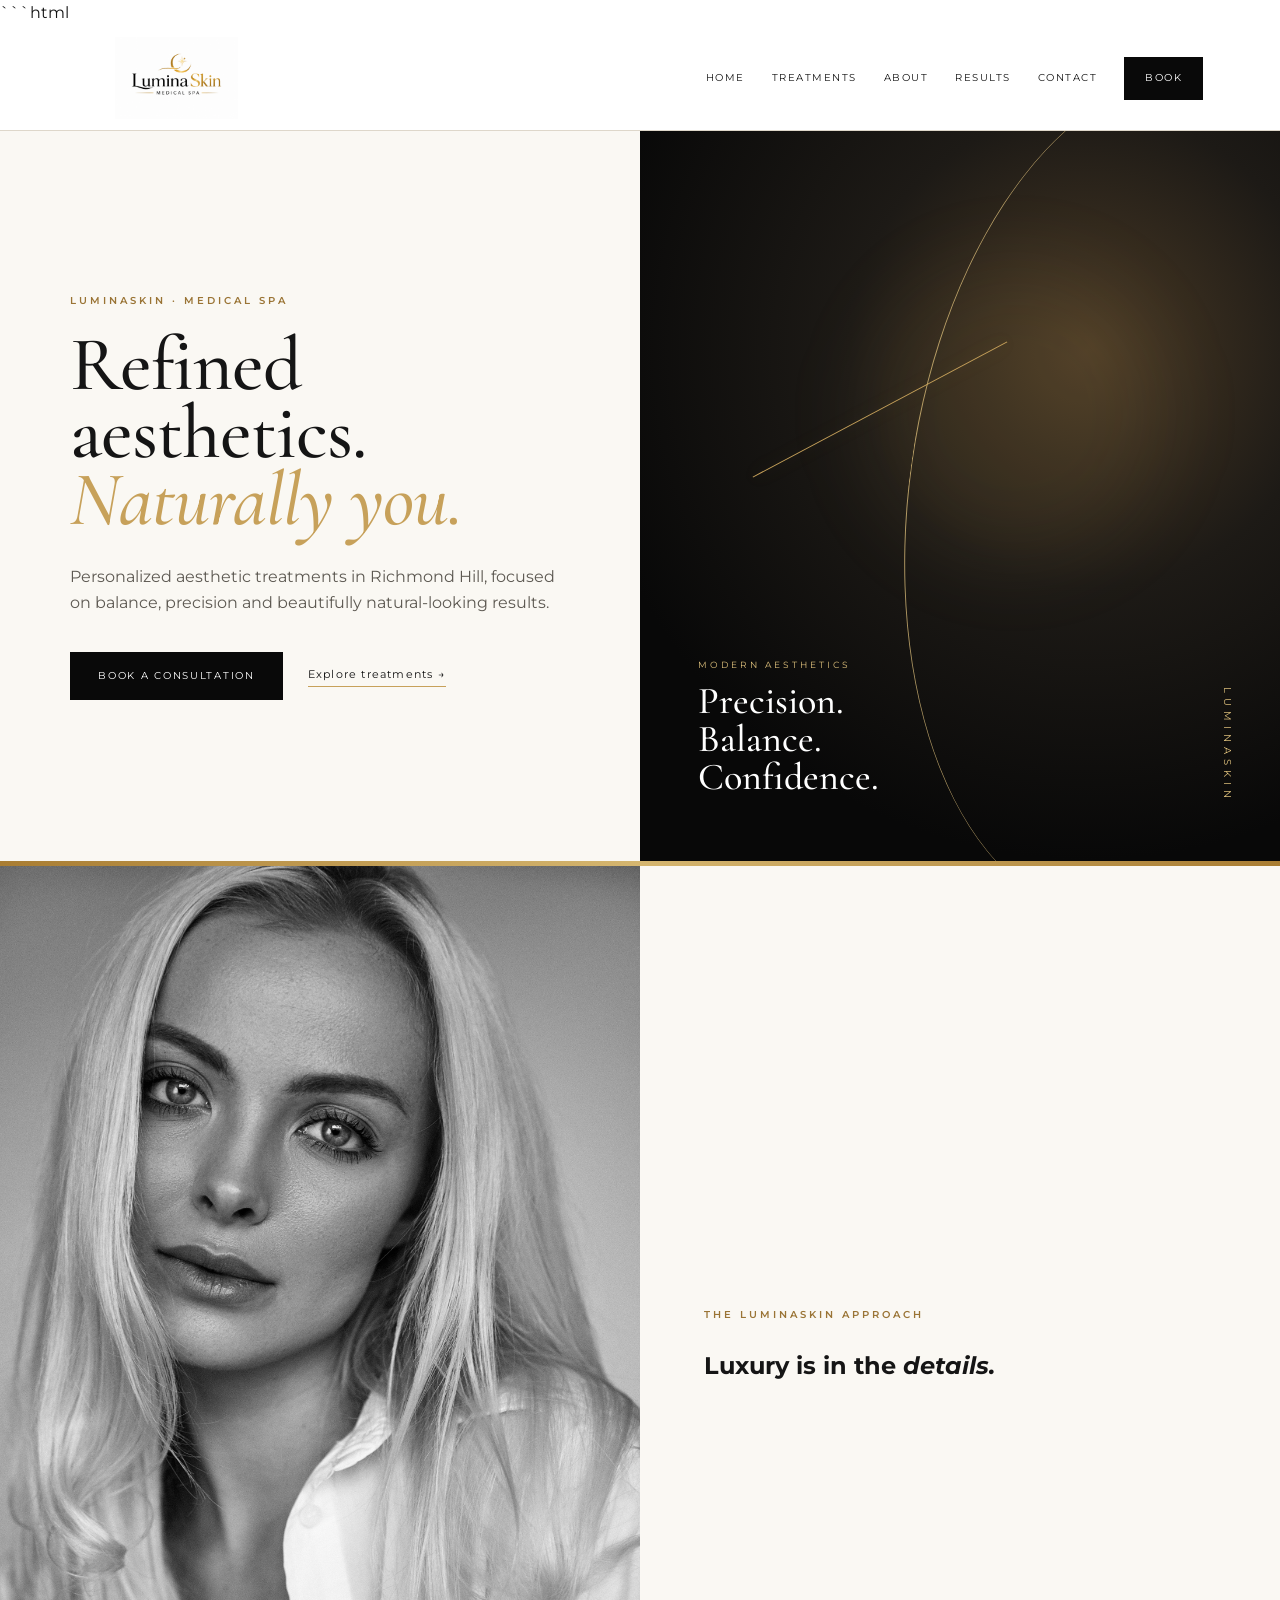
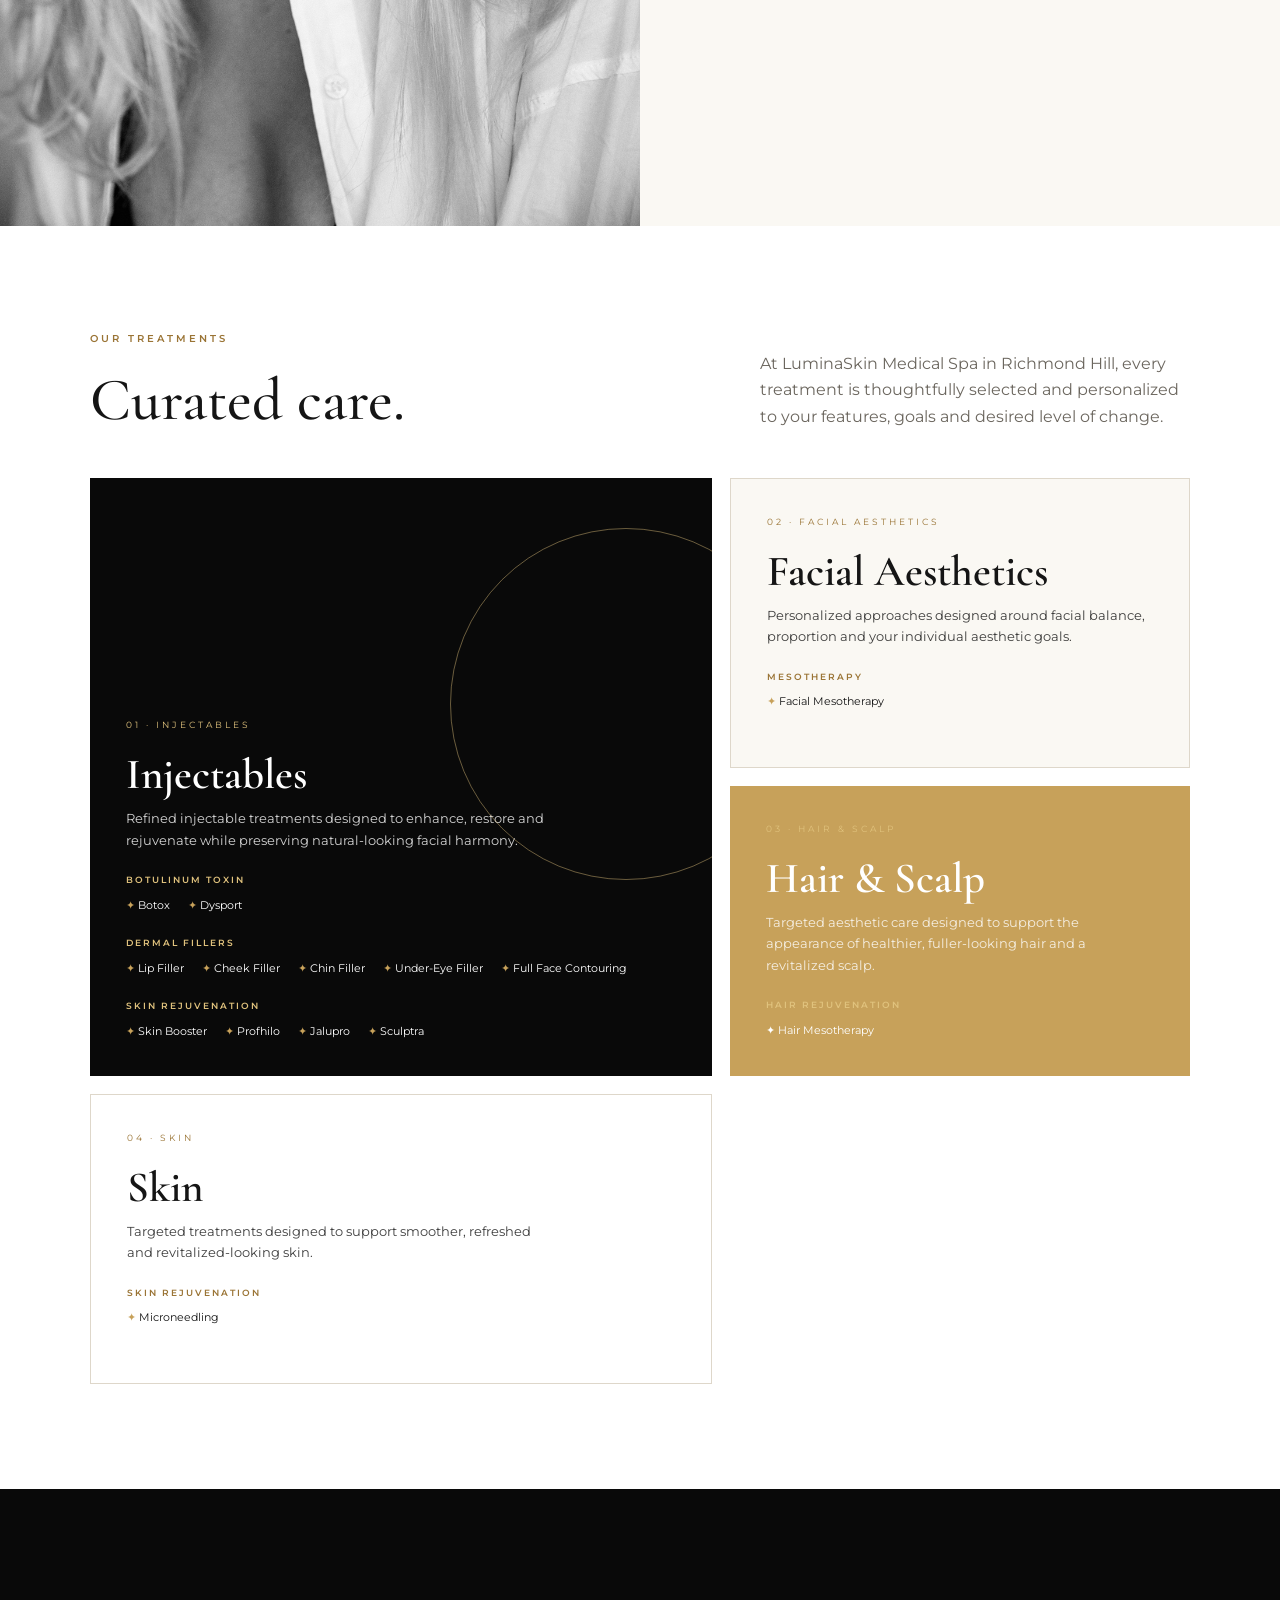
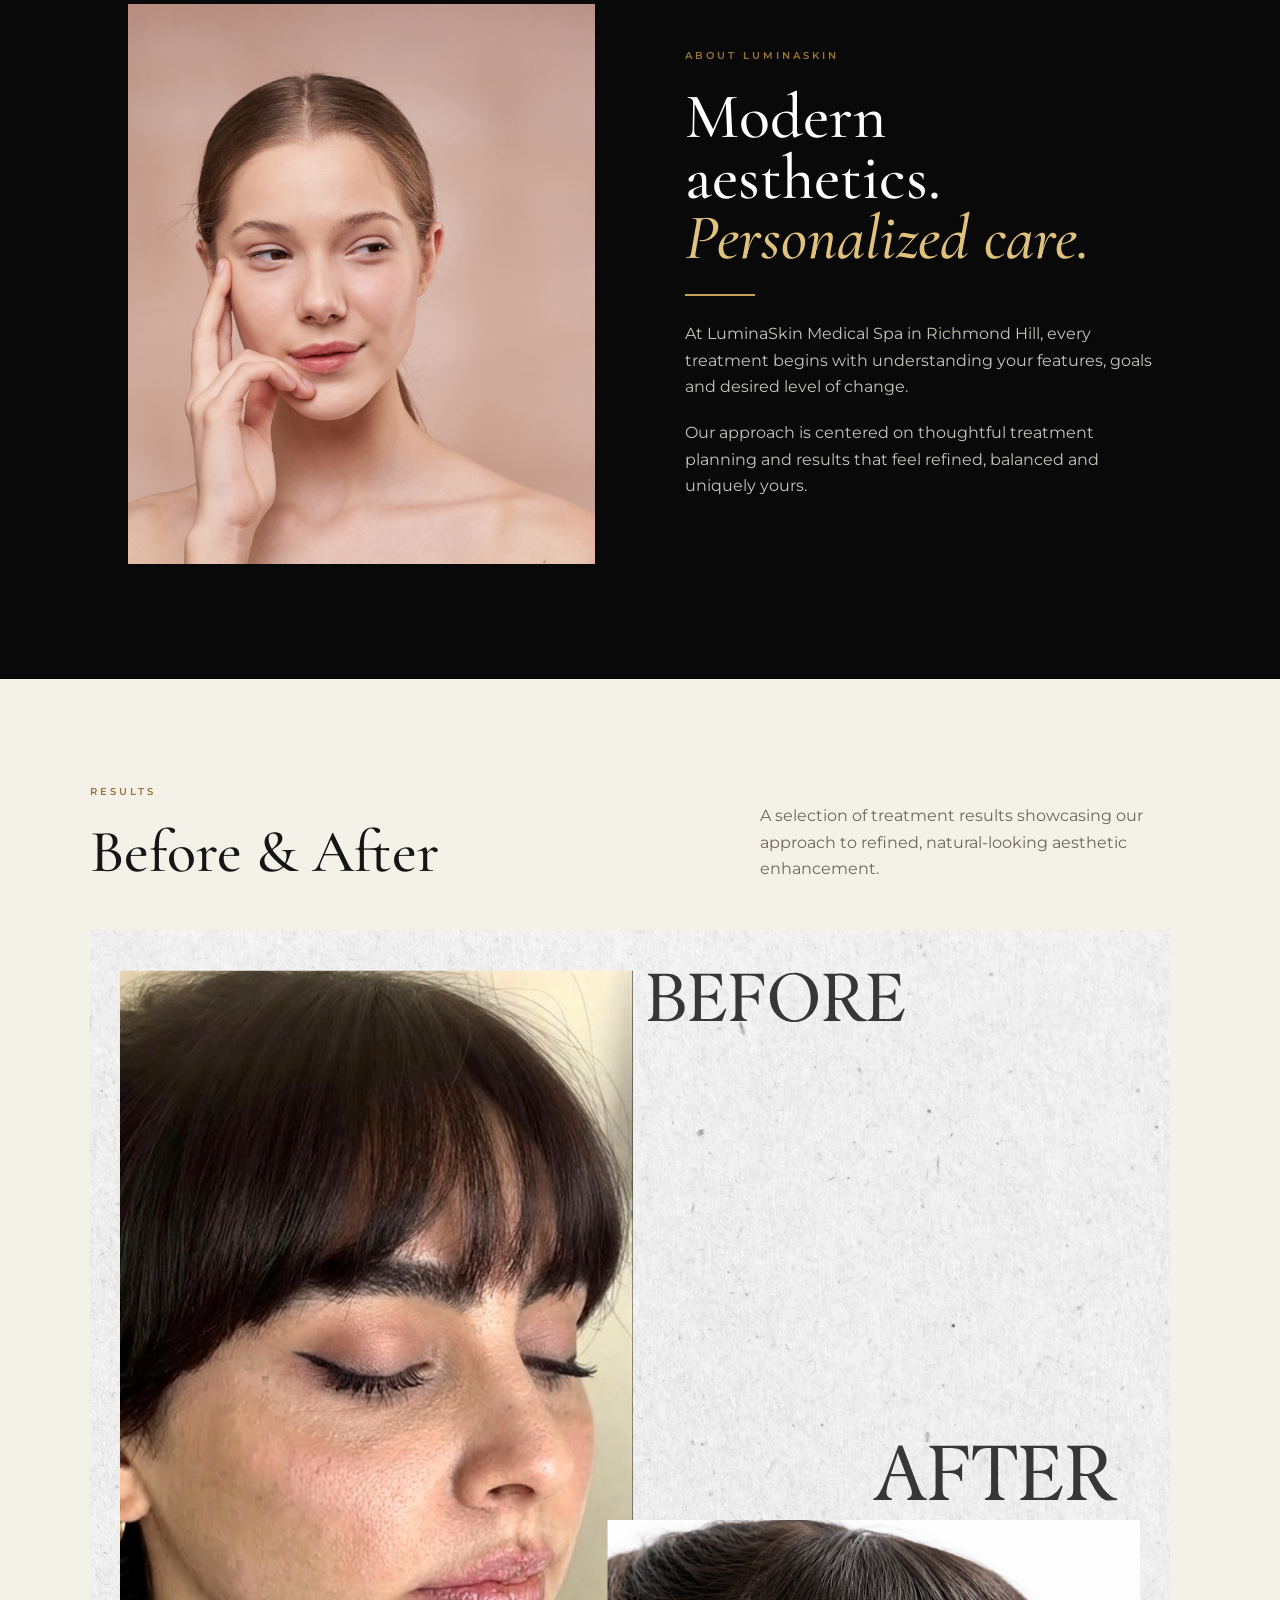
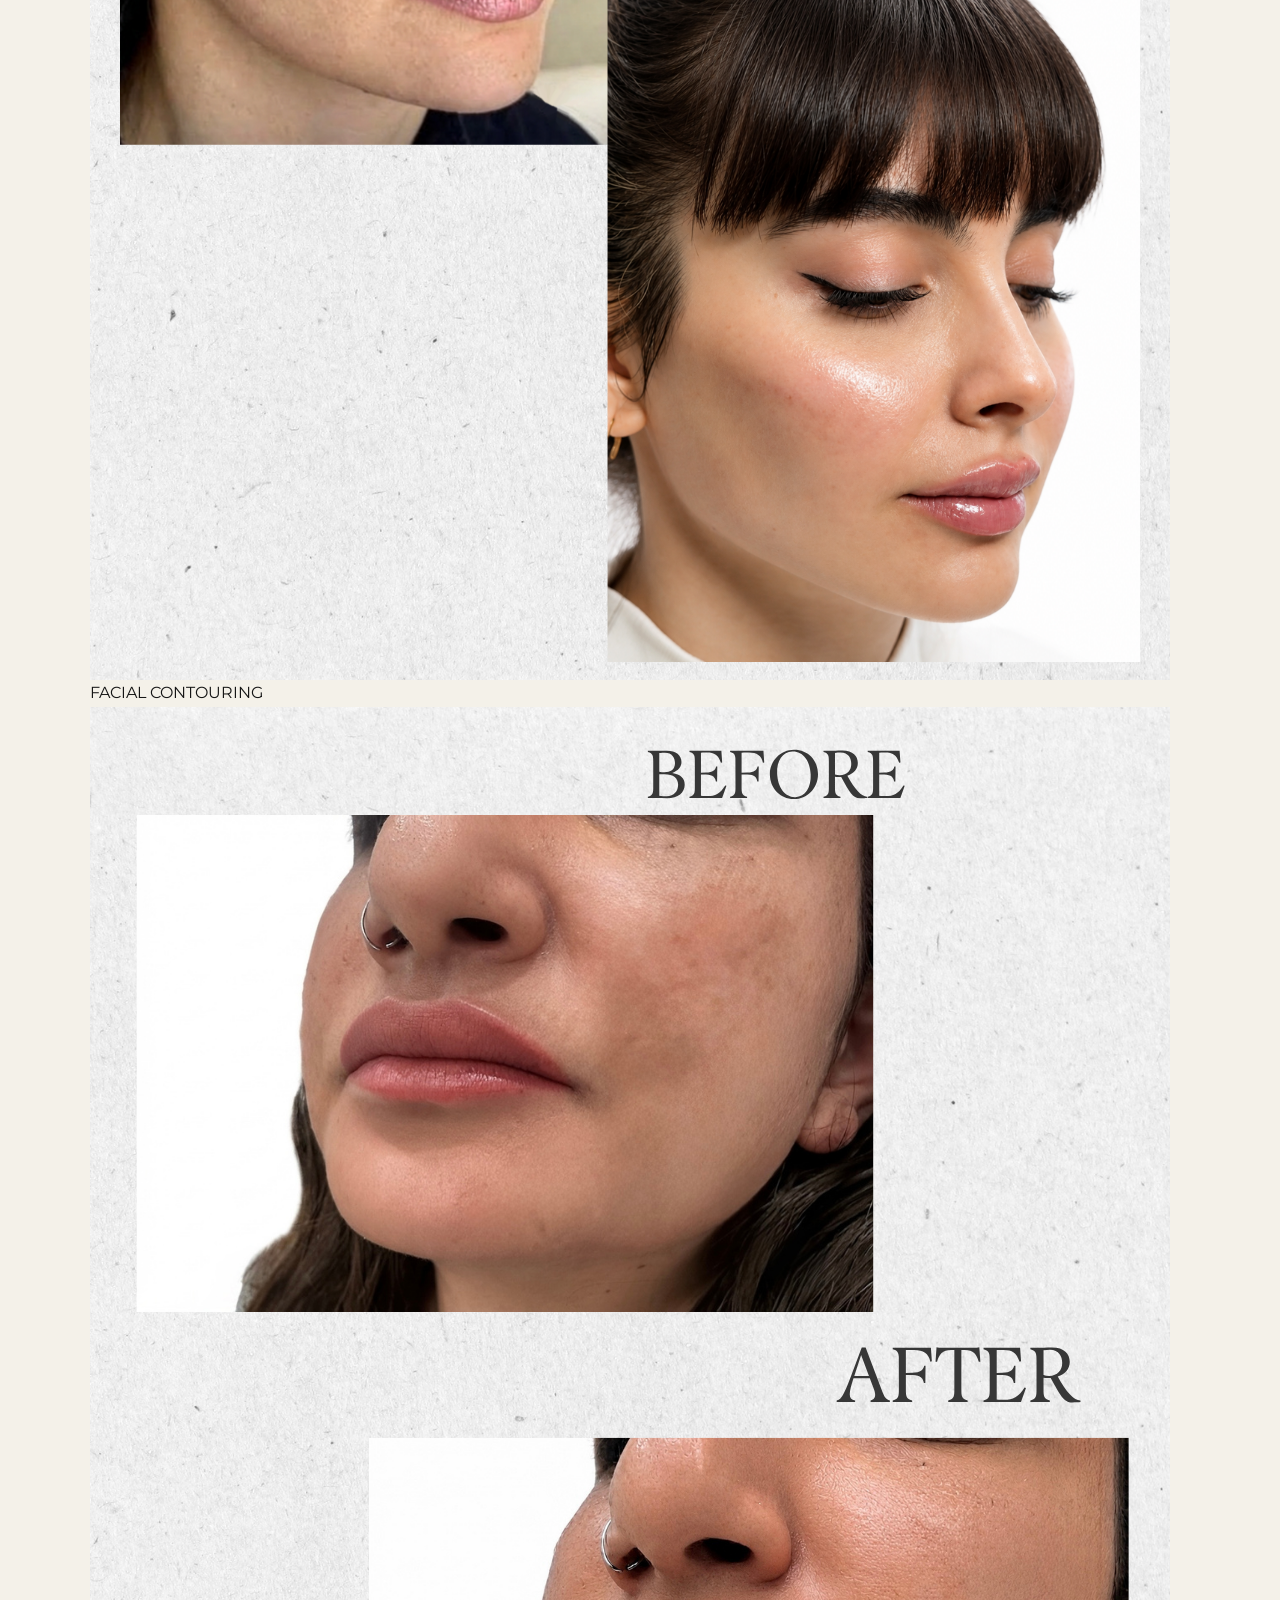
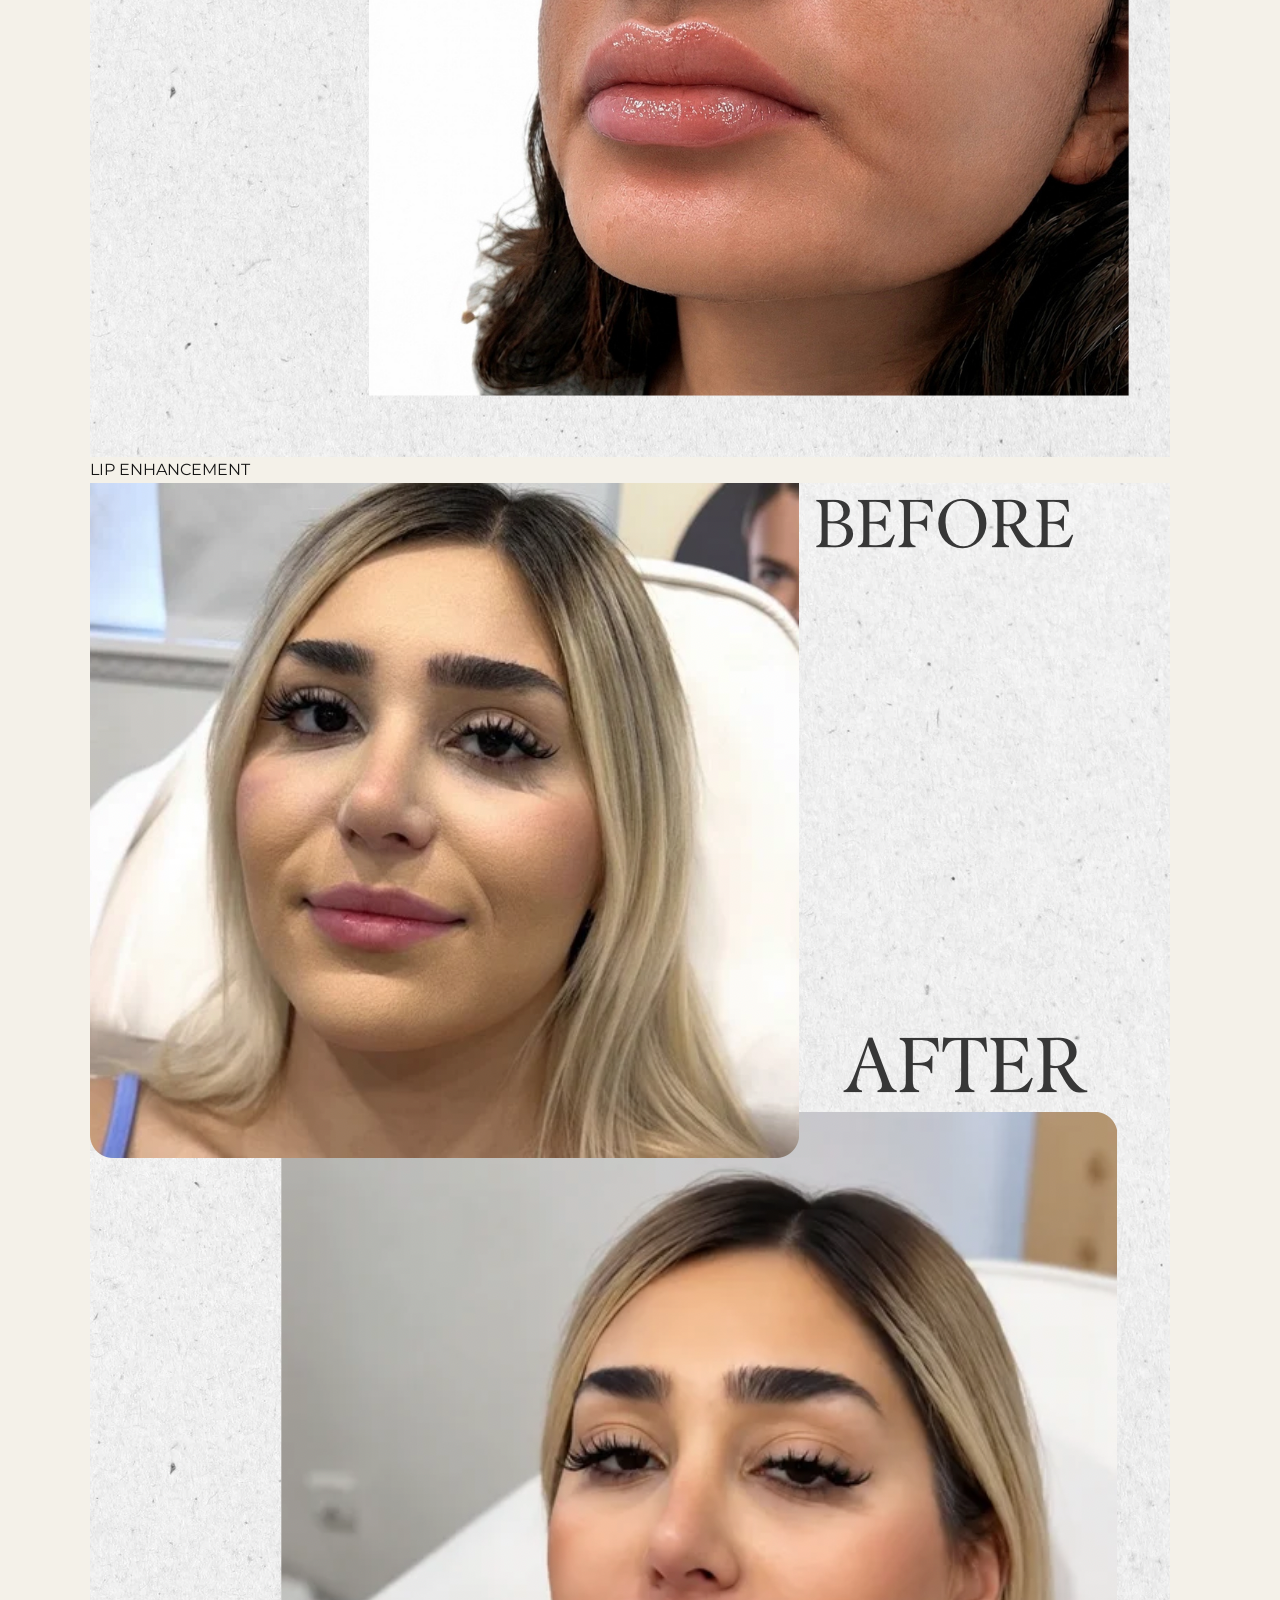
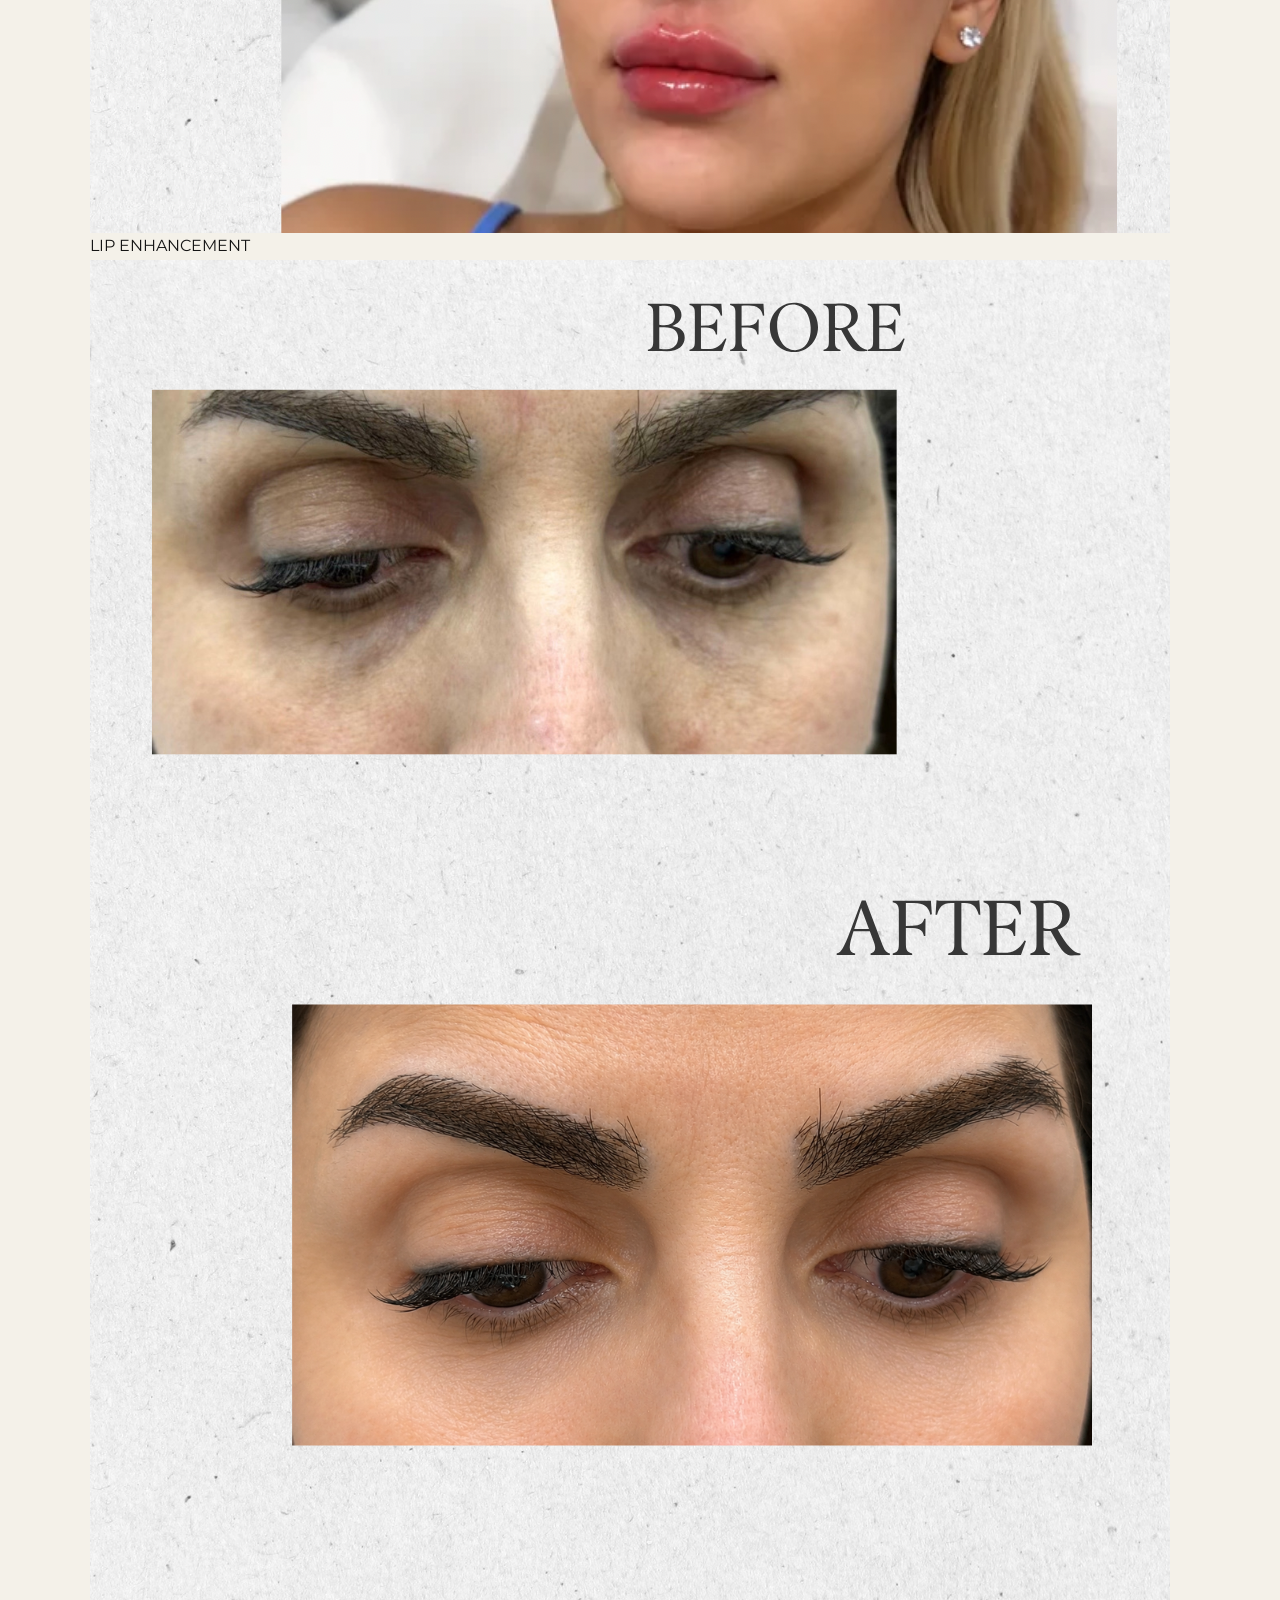
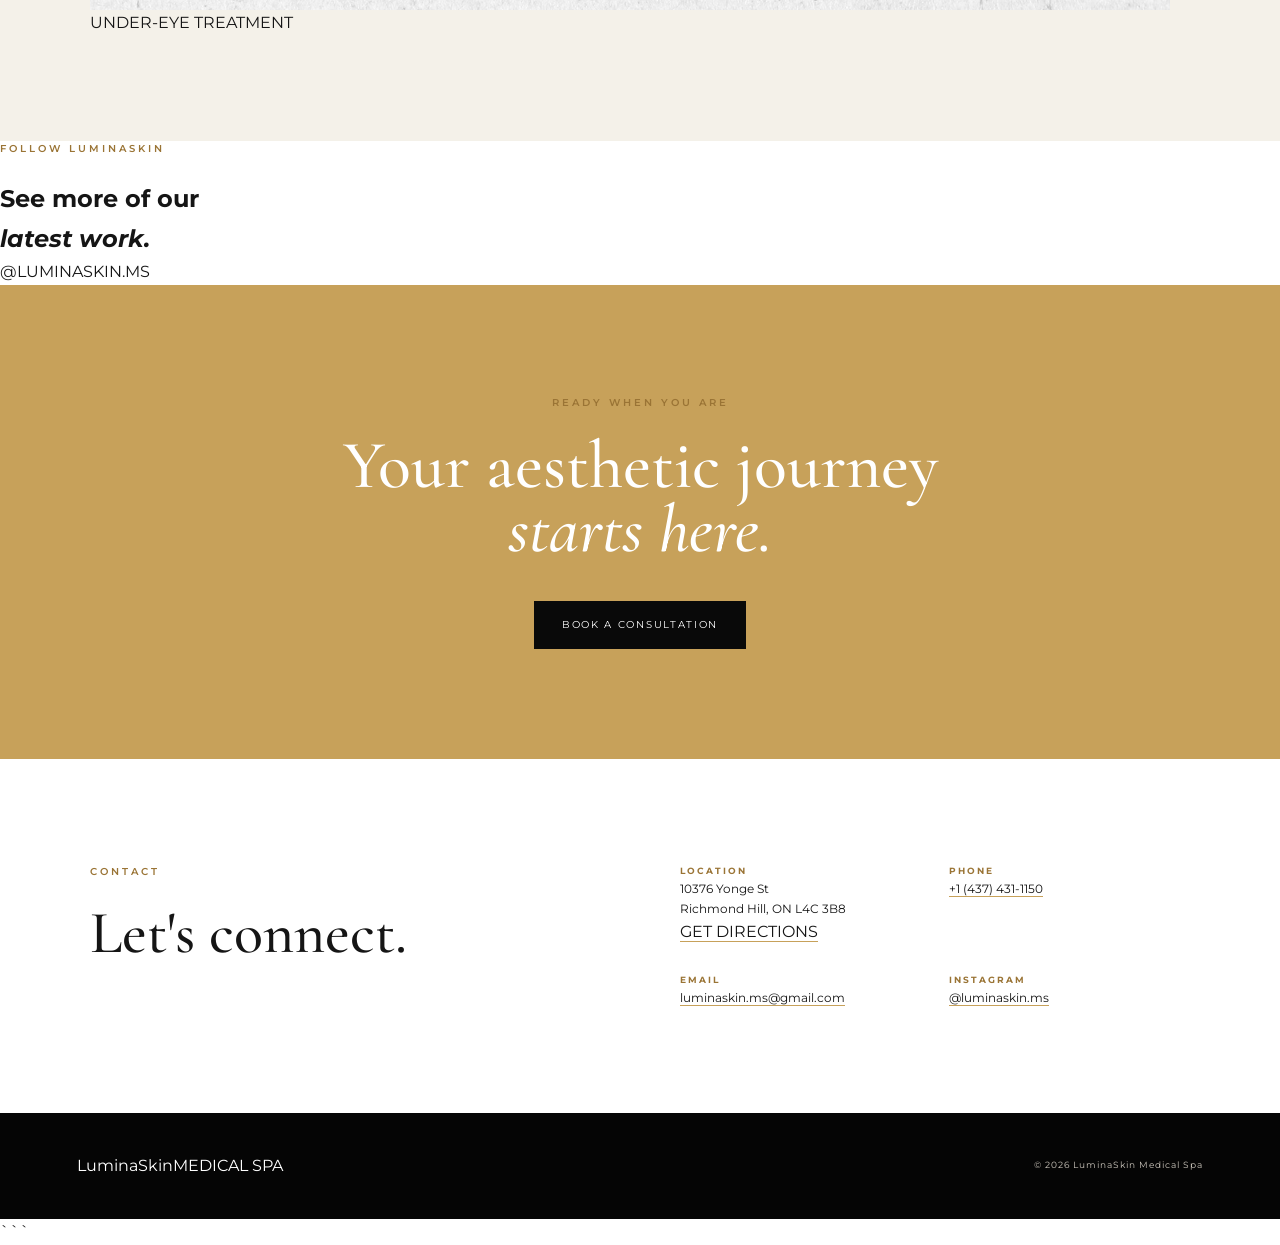
<file: index.html>
```html
<!DOCTYPE html>
<html lang="en">

<head>

  <meta charset="UTF-8">

  <meta
    name="viewport"
    content="width=device-width, initial-scale=1.0"
  >

  <title>LuminaSkin Medical Spa | Aesthetic Treatments in Richmond Hill, ON</title>

  <meta
    name="description"
    content="LuminaSkin Medical Spa in Richmond Hill, Ontario, offers personalized Botox, Dysport, dermal fillers, skin boosters, Profhilo, Jalupro, microneedling, facial aesthetics and hair mesotherapy."
  >

  <meta
    name="robots"
    content="index, follow"
  >

  <link
    rel="canonical"
    href="https://luminaskin-ms.ca/"
  >


  <!-- =========================
       OPEN GRAPH / SOCIAL SHARING
  ========================== -->

  <meta
    property="og:type"
    content="website"
  >

  <meta
    property="og:title"
    content="LuminaSkin Medical Spa | Aesthetic Treatments in Richmond Hill"
  >

  <meta
    property="og:description"
    content="Personalized aesthetic treatments in Richmond Hill, including Botox, Dysport, dermal fillers, skin boosters, microneedling and facial aesthetics."
  >

  <meta
    property="og:url"
    content="https://luminaskin-ms.ca/"
  >

  <meta
    property="og:image"
    content="https://luminaskin-ms.ca/luminaskin-statement.JPG"
  >

  <meta
    property="og:site_name"
    content="LuminaSkin Medical Spa"
  >


  <!-- =========================
       TWITTER / X
  ========================== -->

  <meta
    name="twitter:card"
    content="summary_large_image"
  >

  <meta
    name="twitter:title"
    content="LuminaSkin Medical Spa | Richmond Hill, ON"
  >

  <meta
    name="twitter:description"
    content="Personalized aesthetic treatments at LuminaSkin Medical Spa in Richmond Hill."
  >

  <meta
    name="twitter:image"
    content="https://luminaskin-ms.ca/luminaskin-statement.JPG"
  >


  <!-- =========================
       LUXURY EDITORIAL FONTS
  ========================== -->

  <link
    rel="preconnect"
    href="https://fonts.googleapis.com"
  >

  <link
    rel="preconnect"
    href="https://fonts.gstatic.com"
    crossorigin
  >

  <link
    href="https://fonts.googleapis.com/css2?family=Cormorant+Garamond:wght@500;600;700&family=Montserrat:wght@400;500;600&display=swap"
    rel="stylesheet"
  >


  <!-- =========================
       WEBSITE STYLING
  ========================== -->

  <link
    rel="stylesheet"
    href="style.css"
  >


  <!-- =========================
       LOCAL BUSINESS STRUCTURED DATA
  ========================== -->

  <script type="application/ld+json">
  {
    "@context": "https://schema.org",
    "@type": "MedicalBusiness",
    "@id": "https://luminaskin-ms.ca/#medicalspa",
    "name": "LuminaSkin Medical Spa",
    "url": "https://luminaskin-ms.ca/",
    "image": "https://luminaskin-ms.ca/luminaskin-statement.JPG",
    "telephone": "+1-437-431-1150",
    "email": "luminaskin.ms@gmail.com",
    "address": {
      "@type": "PostalAddress",
      "streetAddress": "10376 Yonge St",
      "addressLocality": "Richmond Hill",
      "addressRegion": "ON",
      "postalCode": "L4C 3B8",
      "addressCountry": "CA"
    },
    "sameAs": [
      "https://www.instagram.com/luminaskin.ms/"
    ]
  }
  </script>

</head>


<body>


  <!-- =========================
       HEADER
  ========================== -->

  <header>

    <a
      href="#home"
      class="logo"
      aria-label="LuminaSkin Medical Spa Home"
    >

      <img
        src="luminaskin-logo-header.png"
        alt="LuminaSkin Medical Spa logo"
        class="logo-image"
      >

    </a>


    <button
      class="menu-button"
      aria-label="Open navigation menu"
      type="button"
    >
      ☰
    </button>


    <nav aria-label="Main navigation">

      <a
        href="#home"
        aria-current="page"
      >
        Home
      </a>

      <a href="treatments.html">
        Treatments
      </a>

      <a href="#about">
        About
      </a>

      <a href="#results">
        Results
      </a>

      <a href="#contact">
        Contact
      </a>

      <a
        href="#booking"
        class="nav-book"
      >
        Book
      </a>

    </nav>

  </header>



  <main>


    <!-- =========================
         HERO
    ========================== -->

    <section
      id="home"
      class="hero"
    >

      <div class="hero-content">

        <p class="eyebrow">
          LUMINASKIN · MEDICAL SPA
        </p>


        <h1>
          Refined aesthetics.
          <br>
          <em>Naturally you.</em>
        </h1>


        <p class="hero-description">
          Personalized aesthetic treatments in Richmond Hill,
          focused on balance, precision and beautifully
          natural-looking results.
        </p>


        <div class="hero-actions">

          <a
            href="#contact"
            class="black-button"
          >
            BOOK A CONSULTATION
          </a>


          <a
            href="#treatments"
            class="text-link"
          >
            Explore treatments →
          </a>

        </div>

      </div>


      <!-- Hero visual -->

      <div
        class="hero-visual"
        aria-hidden="true"
      >

        <div class="hero-glow"></div>

        <div class="hero-circle"></div>

        <div class="hero-diagonal"></div>


        <div class="hero-caption">

          <span>
            MODERN AESTHETICS
          </span>

          <strong>
            Precision.
            <br>
            Balance.
            <br>
            Confidence.
          </strong>

        </div>


        <div class="hero-vertical">
          LUMINASKIN
        </div>

      </div>

    </section>



    <!-- Gold divider -->

    <div class="gold-divider"></div>



    <!-- =========================
         STATEMENT
    ========================== -->

    <section class="statement">

      <div class="statement-image">

        <img
          src="luminaskin-statement.JPG"
          alt="LuminaSkin Medical Spa beauty and skin aesthetics"
          loading="lazy"
        >

      </div>


      <div class="statement-content">

        <p class="eyebrow">
          THE LUMINASKIN APPROACH
        </p>

        <h2>
          Luxury is in the
          <em>details.</em>
        </h2>

      </div>

    </section>



    <!-- =========================
         TREATMENTS
    ========================== -->

    <section
      id="treatments"
      class="treatments section"
    >

      <div class="section-heading">

        <div>

          <p class="eyebrow">
            OUR TREATMENTS
          </p>

          <h2>
            Curated care.
          </h2>

        </div>


      <p>
  At LuminaSkin Medical Spa in Richmond Hill,
  every treatment is thoughtfully selected and
  personalized to your features, goals and
  desired level of change.
</p>

      </div>



      <div class="treatment-grid">


        <!-- =====================
             INJECTABLES
        ====================== -->

        <a
          href="treatments.html#injectables"
          class="treatment-card treatment-dark treatment-large"
        >

          <span class="treatment-number">
            01 · INJECTABLES
          </span>


          <h3>
            Injectables
          </h3>


          <p>
            Refined injectable treatments designed to
            enhance, restore and rejuvenate while
            preserving natural-looking facial harmony.
          </p>


          <div class="treatment-group">

            <h4>
              BOTULINUM TOXIN
            </h4>

            <ul>

              <li>
                Botox
              </li>

              <li>
                Dysport
              </li>

            </ul>

          </div>


          <div class="treatment-group">

            <h4>
              DERMAL FILLERS
            </h4>

            <ul>

              <li>
                Lip Filler
              </li>

              <li>
                Cheek Filler
              </li>

              <li>
                Chin Filler
              </li>

              <li>
                Under-Eye Filler
              </li>

              <li>
                Full Face Contouring
              </li>

            </ul>

          </div>


          <div class="treatment-group">

            <h4>
              SKIN REJUVENATION
            </h4>

            <ul>

              <li>
                Skin Booster
              </li>

              <li>
                Profhilo
              </li>

              <li>
                Jalupro
              </li>

              <li>
                Sculptra
              </li>

            </ul>

          </div>

        </a>



        <!-- =====================
             FACIAL AESTHETICS
        ====================== -->

        <a
          href="treatments.html#facial-aesthetics"
          class="treatment-card treatment-light"
        >

          <span class="treatment-number">
            02 · FACIAL AESTHETICS
          </span>


          <h3>
            Facial Aesthetics
          </h3>


          <p>
            Personalized approaches designed around
            facial balance, proportion and your individual
            aesthetic goals.
          </p>


          <div class="treatment-group">

            <h4>
              MESOTHERAPY
            </h4>

            <ul>

              <li>
                Facial Mesotherapy
              </li>

            </ul>

          </div>

        </a>



        <!-- =====================
             HAIR & SCALP
        ====================== -->

        <a
          href="treatments.html#hair-scalp"
          class="treatment-card treatment-gold"
        >

          <span class="treatment-number">
            03 · HAIR &amp; SCALP
          </span>


          <h3>
            Hair &amp; Scalp
          </h3>


          <p>
            Targeted aesthetic care designed to support
            the appearance of healthier, fuller-looking
            hair and a revitalized scalp.
          </p>


          <div class="treatment-group">

            <h4>
              HAIR REJUVENATION
            </h4>

            <ul>

              <li>
                Hair Mesotherapy
              </li>

            </ul>

          </div>

        </a>



        <!-- =====================
             SKIN
        ====================== -->

        <a
          href="treatments.html#skin"
          class="treatment-card treatment-white"
        >

          <span class="treatment-number">
            04 · SKIN
          </span>


          <h3>
            Skin
          </h3>


          <p>
            Targeted treatments designed to support
            smoother, refreshed and revitalized-looking skin.
          </p>


          <div class="treatment-group">

            <h4>
              SKIN REJUVENATION
            </h4>

            <ul>

              <li>
                Microneedling
              </li>

            </ul>

          </div>

        </a>


      </div>

    </section>



    <!-- =========================
         ABOUT LUMINASKIN
    ========================== -->

    <section
      id="about"
      class="philosophy"
    >

      <div class="philosophy-image">

        <img
          src="luminaskin-about.JPG"
          alt="LuminaSkin Medical Spa personalized aesthetic care"
          loading="lazy"
        >

      </div>


      <div class="philosophy-content">

        <div class="philosophy-title">

          <p class="eyebrow">
            ABOUT LUMINASKIN
          </p>


          <h2>
            Modern aesthetics.
            <br>
            <em>Personalized care.</em>
          </h2>

        </div>


        <div class="philosophy-copy">

          <div class="gold-line"></div>


          <p>
            At LuminaSkin Medical Spa in Richmond Hill,
            every treatment begins with understanding
            your features, goals and desired level of change.
          </p>


          <p>
            Our approach is centered on thoughtful
            treatment planning and results that feel
            refined, balanced and uniquely yours.
          </p>

        </div>

      </div>

    </section>



    <!-- =========================
         BEFORE & AFTER RESULTS
    ========================== -->

    <section
      id="results"
      class="results section"
    >

      <div class="section-heading">

        <div>

          <p class="eyebrow">
            RESULTS
          </p>

          <h2>
            Before &amp; After
          </h2>

        </div>


        <p>
          A selection of treatment results showcasing
          our approach to refined, natural-looking
          aesthetic enhancement.
        </p>

      </div>



      <div class="results-grid">


        <div class="result-card">

          <img
            src="before-after-facial-contouring.png"
            alt="Before and after facial contouring results at LuminaSkin"
            loading="lazy"
          >

          <span>
            FACIAL CONTOURING
          </span>

        </div>


        <div class="result-card">

          <img
            src="before-after-lips.png"
            alt="Before and after lip enhancement results at LuminaSkin"
            loading="lazy"
          >

          <span>
            LIP ENHANCEMENT
          </span>

        </div>


        <div class="result-card">

          <img
            src="before-after-lip-enhancement-2.PNG"
           alt="Before and after lip enhancement results at LuminaSkin Medical Spa"
            loading="lazy"
          >

          <span>
            LIP ENHANCEMENT
          </span>

        </div>


        <div class="result-card">

          <img
            src="before-after-undereye.png"
            alt="Before and after under-eye treatment results at LuminaSkin"
            loading="lazy"
          >

          <span>
            UNDER-EYE TREATMENT
          </span>

        </div>


      </div>

    </section>



    <!-- =========================
         INSTAGRAM
    ========================== -->

    <section class="instagram-section">

      <p class="eyebrow">
        FOLLOW LUMINASKIN
      </p>


      <h2>
        See more of our
        <br>
        <em>latest work.</em>
      </h2>


      <a
        href="https://www.instagram.com/luminaskin.ms/"
        target="_blank"
        rel="noopener noreferrer"
        class="instagram-button"
      >
        @LUMINASKIN.MS
      </a>

    </section>



    <!-- =========================
         BOOKING
    ========================== -->

    <section
      id="booking"
      class="booking"
    >

      <p class="eyebrow">
        READY WHEN YOU ARE
      </p>


      <h2>
        Your aesthetic journey
        <br>
        <em>starts here.</em>
      </h2>


      <a
        href="#contact"
        class="black-button"
      >
        BOOK A CONSULTATION
      </a>

    </section>



    <!-- =========================
         CONTACT
    ========================== -->

    <section
      id="contact"
      class="contact section"
    >

      <div class="contact-title">

        <p class="eyebrow">
          CONTACT
        </p>


        <h2>
          Let's connect.
        </h2>

      </div>


      <div class="contact-details">


        <!-- LOCATION -->

        <div>

          <strong>
            LOCATION
          </strong>


          <p>
            10376 Yonge St
            <br>
            Richmond Hill, ON L4C 3B8
          </p>


          <a
            href="https://www.google.com/maps/search/?api=1&query=10376+Yonge+St+Richmond+Hill+ON+L4C+3B8"
            target="_blank"
            rel="noopener noreferrer"
            class="location-link"
          >
            GET DIRECTIONS
          </a>

        </div>



        <!-- PHONE -->

        <div>

          <strong>
            PHONE
          </strong>


          <p>

            <a href="tel:+14374311150">
              +1 (437) 431-1150
            </a>

          </p>

        </div>



        <!-- EMAIL -->

        <div>

          <strong>
            EMAIL
          </strong>


          <p>

            <a href="mailto:luminaskin.ms@gmail.com">
              luminaskin.ms@gmail.com
            </a>

          </p>

        </div>



        <!-- INSTAGRAM -->

        <div>

          <strong>
            INSTAGRAM
          </strong>


          <p>

            <a
              href="https://www.instagram.com/luminaskin.ms/"
              target="_blank"
              rel="noopener noreferrer"
            >
              @luminaskin.ms
            </a>

          </p>

        </div>


      </div>

    </section>


  </main>



  <!-- =========================
       FOOTER
  ========================== -->

  <footer>

    <a
      href="#home"
      class="logo footer-logo"
      aria-label="LuminaSkin Medical Spa Home"
    >

      <span class="logo-name">
        LuminaSkin
      </span>


      <span class="logo-sub">
        MEDICAL SPA
      </span>

    </a>


    <p>
      © 2026 LuminaSkin Medical Spa
    </p>

  </footer>



  <!-- =========================
       MOBILE NAVIGATION
  ========================== -->

  <script>

    const menuButton =
      document.querySelector(".menu-button");

    const navigation =
      document.querySelector("nav");


    menuButton.addEventListener(
      "click",
      function () {

        navigation.classList.toggle(
          "mobile-open"
        );

      }
    );


    document
      .querySelectorAll("nav a")
      .forEach(function (link) {

        link.addEventListener(
          "click",
          function () {

            navigation.classList.remove(
              "mobile-open"
            );

          }
        );

      });

  </script>


</body>

</html>
```
</file>
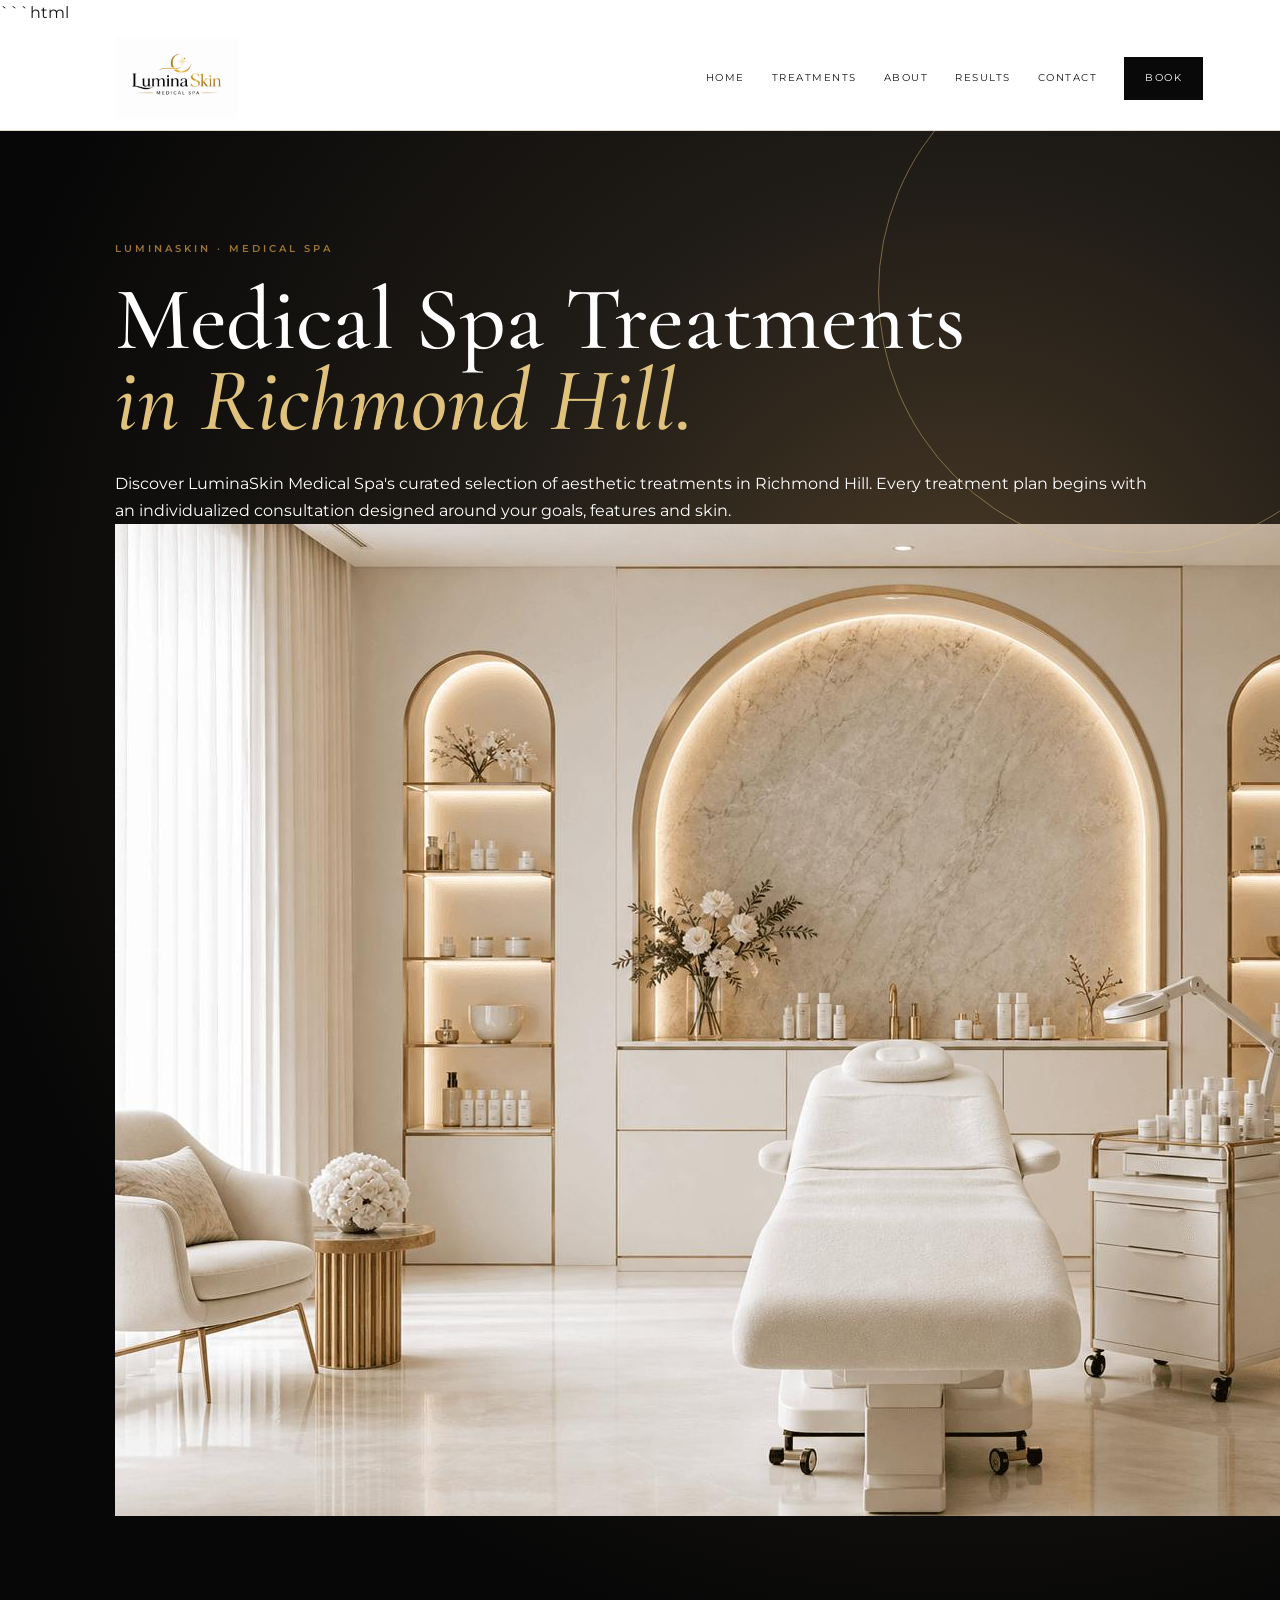
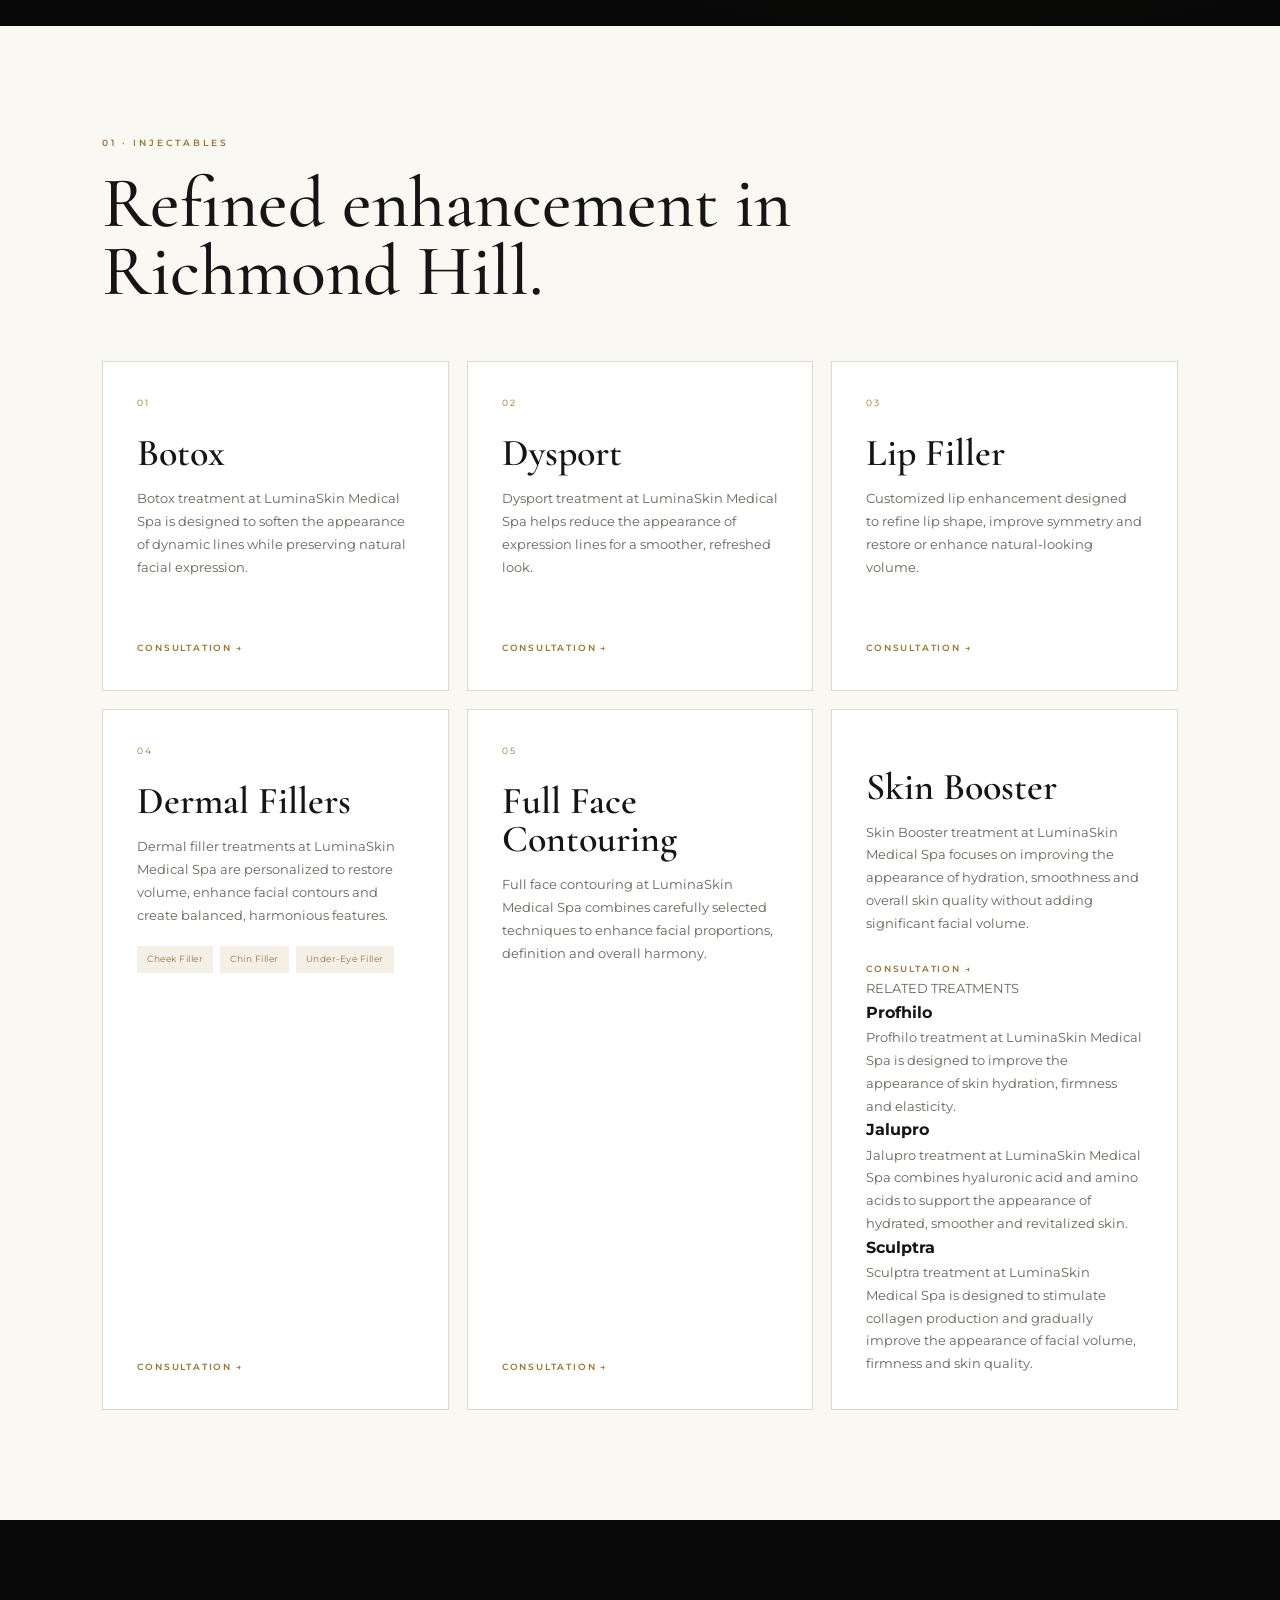
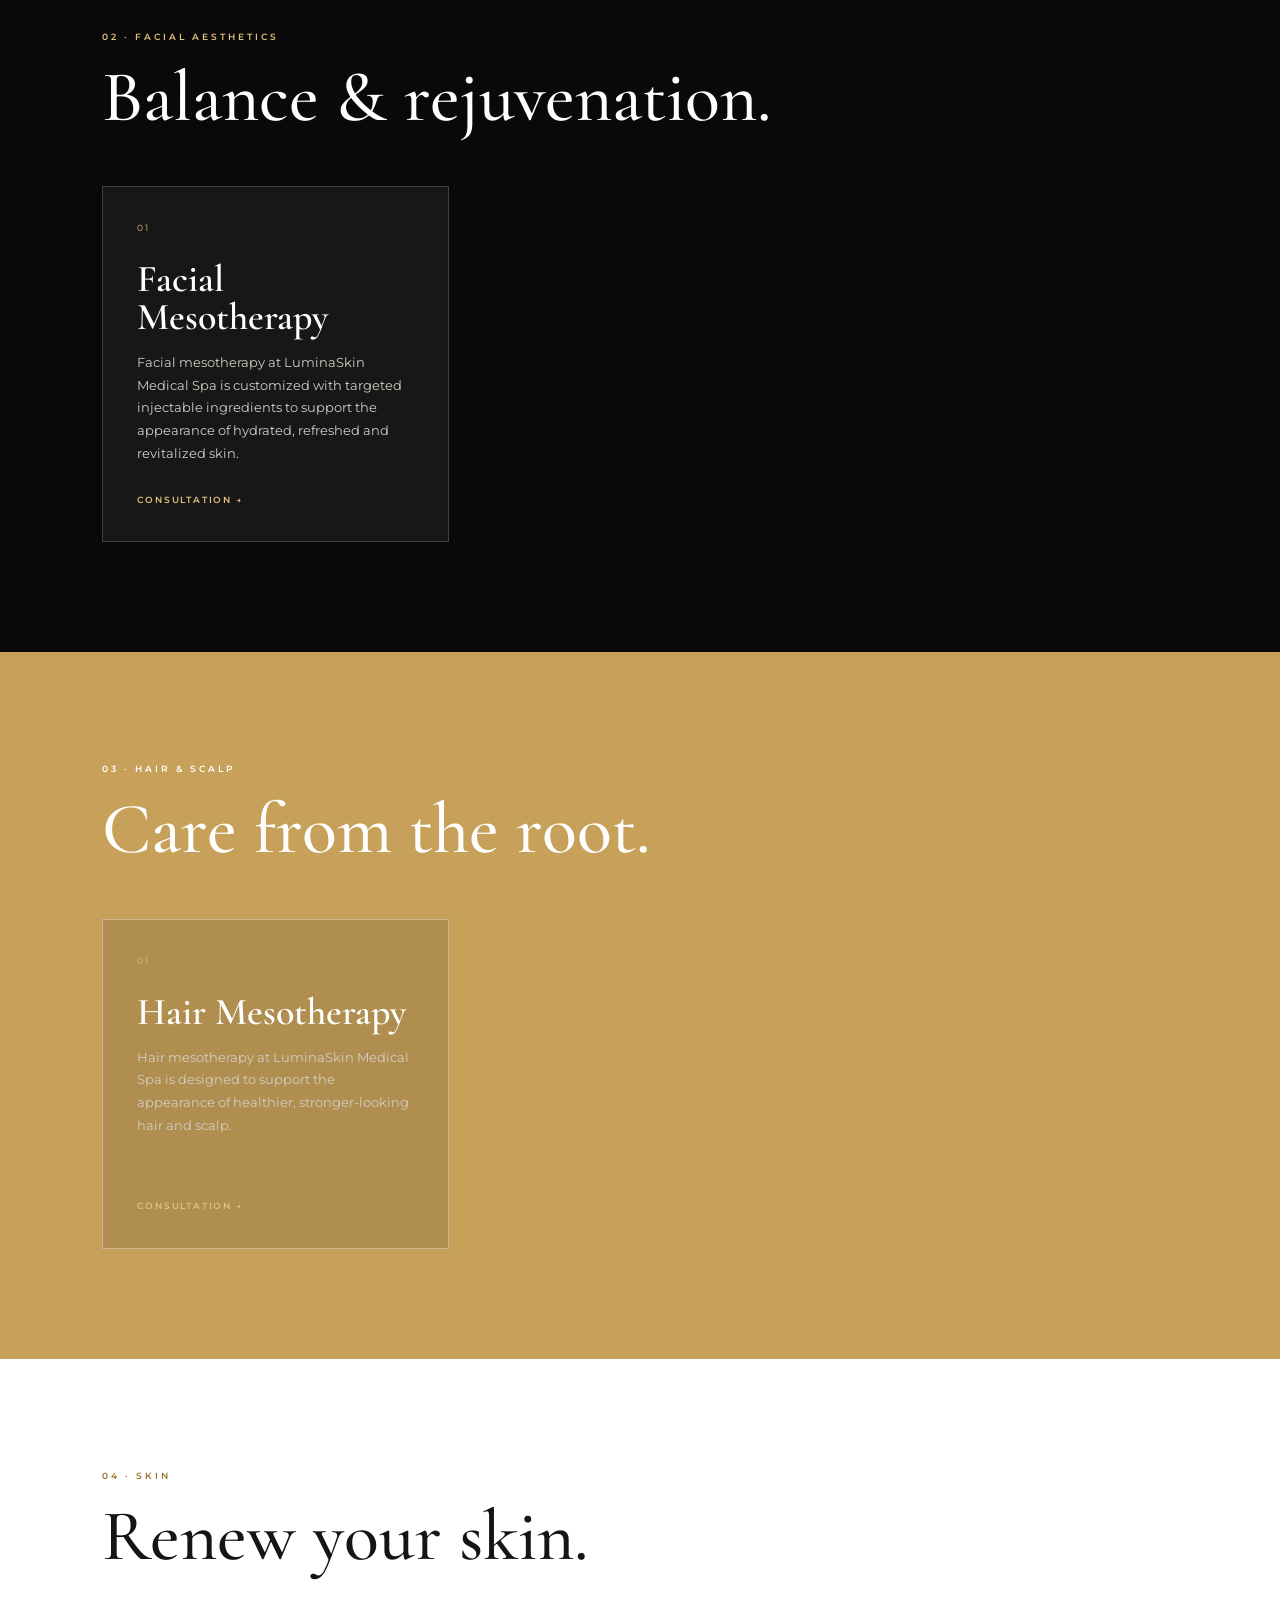
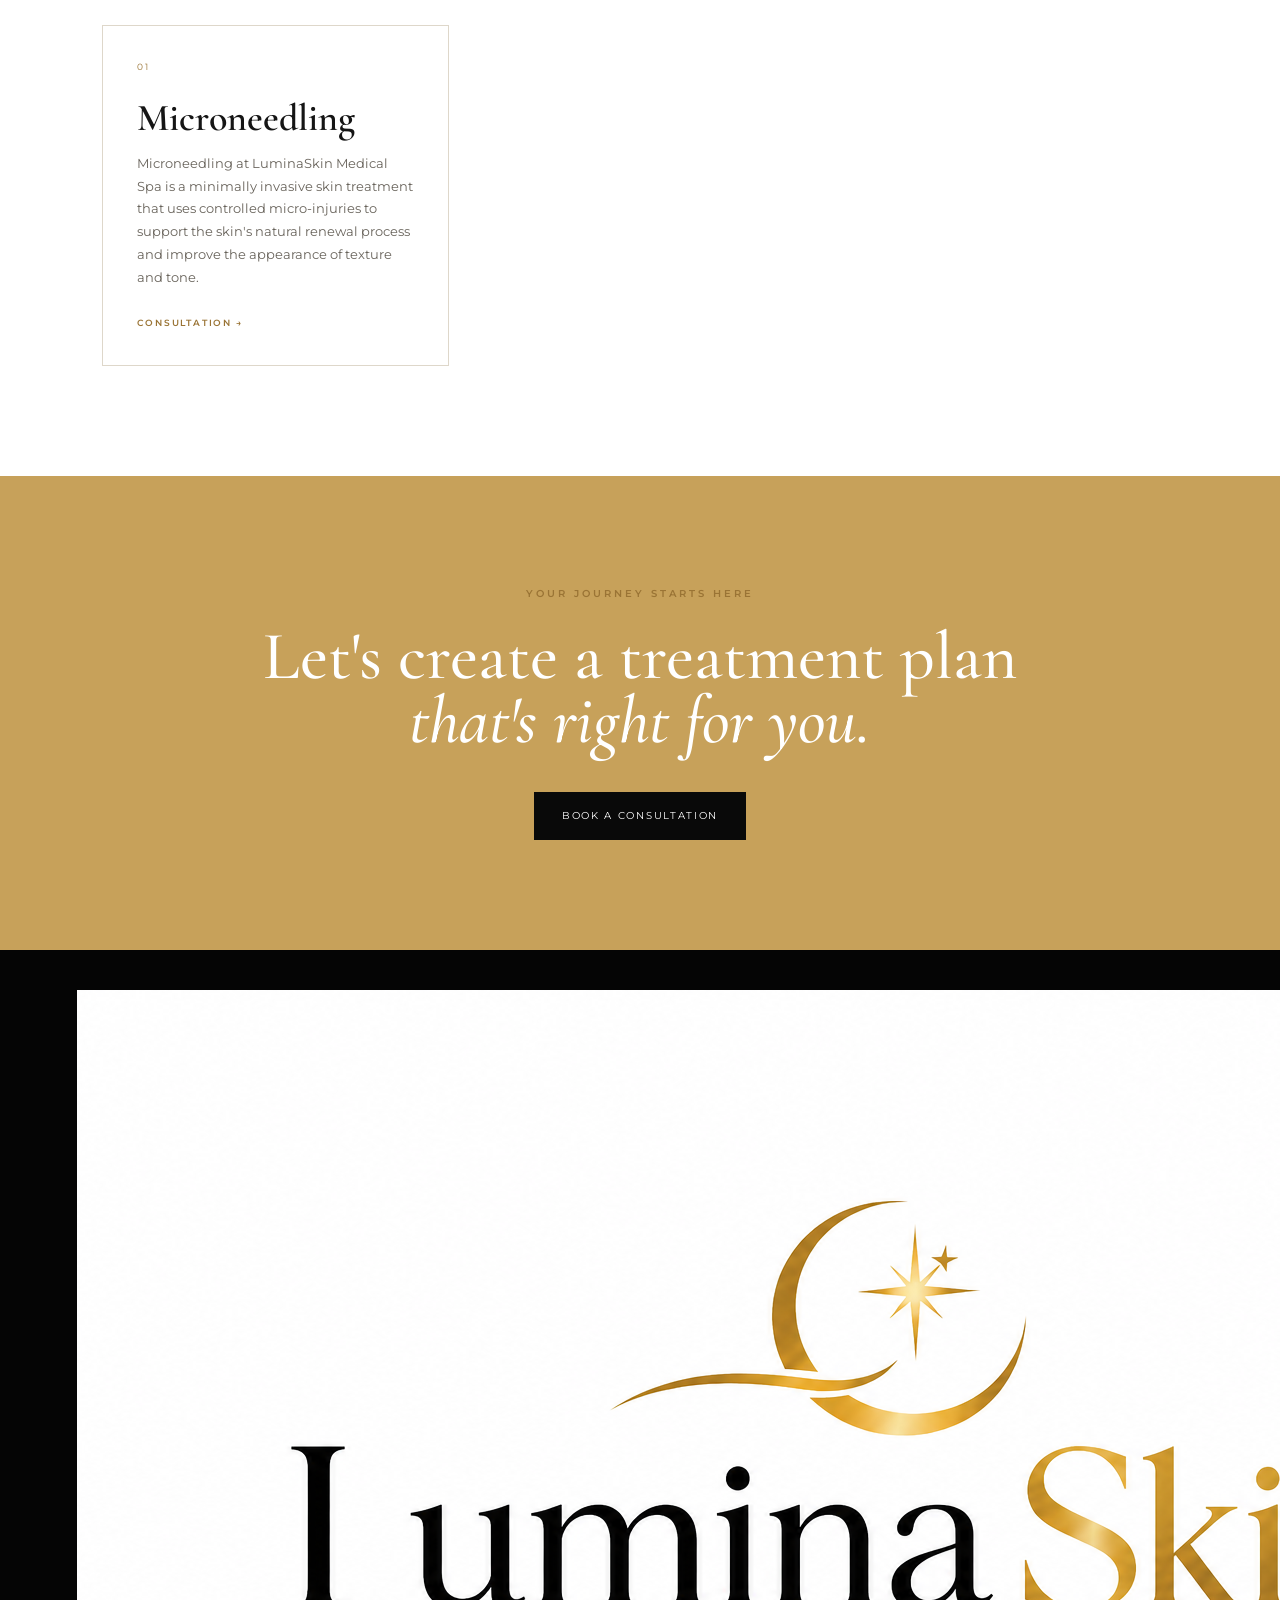
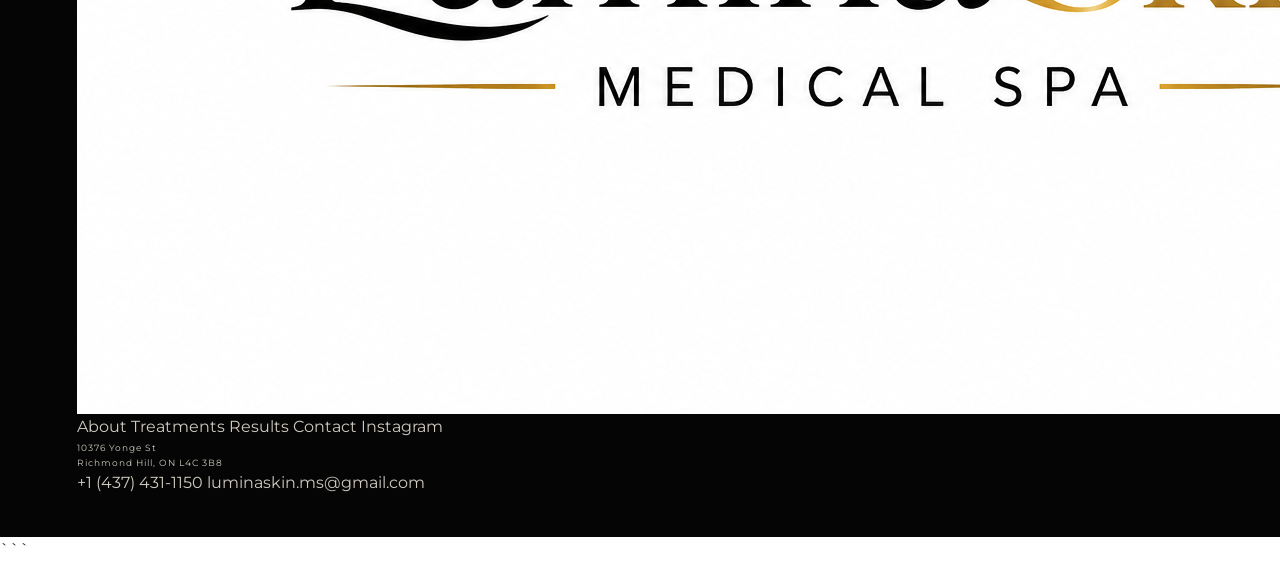
<file: treatments.html>
```html
<!DOCTYPE html>
<html lang="en">

<head>

  <meta charset="UTF-8">

  <meta
    name="viewport"
    content="width=device-width, initial-scale=1.0"
  >

 <title>Medical Spa Treatments in Richmond Hill | LuminaSkin Medical Spa</title>

  <meta
    name="description"
    content="Explore medical spa treatments in Richmond Hill at LuminaSkin, including Botox, Dysport, dermal fillers, skin boosters, Profhilo, Jalupro, Sculptra, microneedling and facial aesthetics."
  >

  <meta
    name="robots"
    content="index, follow"
  >

  <link
    rel="canonical"
    href="https://luminaskin-ms.ca/treatments.html"
  >

  <!-- Open Graph / Social Sharing -->

  <meta
    property="og:type"
    content="website"
  >

  <meta
    property="og:title"
    content="Medical Spa Treatments in Richmond Hill | LuminaSkin"
  >

  <meta
    property="og:description"
    content="Explore personalized aesthetic treatments at LuminaSkin Medical Spa in Richmond Hill, including injectables, facial aesthetics, skin rejuvenation and hair treatments."
  >

  <meta
    property="og:url"
    content="https://luminaskin-ms.ca/treatments.html"
  >

  <meta
    property="og:image"
    content="https://luminaskin-ms.ca/luminaskin-treatments.jpeg"
  >

  <meta
    property="og:site_name"
    content="LuminaSkin Medical Spa"
  >

  <!-- Twitter / X Sharing -->

  <meta
    name="twitter:card"
    content="summary_large_image"
  >

  <meta
    name="twitter:title"
    content="Medical Spa Treatments in Richmond Hill | LuminaSkin"
  >

  <meta
    name="twitter:description"
    content="Explore personalized aesthetic treatments at LuminaSkin Medical Spa in Richmond Hill."
  >

  <meta
    name="twitter:image"
    content="https://luminaskin-ms.ca/luminaskin-treatments.jpeg"
  >

  <!-- Fonts -->

  <link
    rel="preconnect"
    href="https://fonts.googleapis.com"
  >

  <link
    rel="preconnect"
    href="https://fonts.gstatic.com"
    crossorigin
  >

  <link
    href="https://fonts.googleapis.com/css2?family=Cormorant+Garamond:wght@500;600;700&family=Montserrat:wght@400;500;600&display=swap"
    rel="stylesheet"
  >

  <link
    rel="stylesheet"
    href="style.css"
  >

  <!-- Local Business Structured Data -->

  <script type="application/ld+json">
  {
    "@context": "https://schema.org",
    "@type": "MedicalBusiness",
    "@id": "https://luminaskin-ms.ca/#medicalspa",
    "name": "LuminaSkin Medical Spa",
    "url": "https://luminaskin-ms.ca/",
    "image": "https://luminaskin-ms.ca/luminaskin-treatments.jpeg",
    "telephone": "+1-437-431-1150",
    "email": "luminaskin.ms@gmail.com",
    "address": {
      "@type": "PostalAddress",
      "streetAddress": "10376 Yonge St",
      "addressLocality": "Richmond Hill",
      "addressRegion": "ON",
      "postalCode": "L4C 3B8",
      "addressCountry": "CA"
    },
    "areaServed": [
      {
        "@type": "City",
        "name": "Richmond Hill"
      },
      {
        "@type": "City",
        "name": "Vaughan"
      },
      {
        "@type": "City",
        "name": "Markham"
      },
      {
        "@type": "City",
        "name": "Thornhill"
      }
    ],
    "sameAs": [
      "https://www.instagram.com/luminaskin.ms/"
    ]
  }
  </script>

</head>


<body>


<!-- =========================
     HEADER
========================== -->

<header>

  <a
    href="index.html"
    class="logo"
    aria-label="LuminaSkin Medical Spa Home"
  >

    <img
      src="luminaskin-logo-header.png"
      alt="LuminaSkin Medical Spa logo"
      class="logo-image"
    >

  </a>


  <button
    class="menu-button"
    aria-label="Open navigation menu"
    type="button"
  >
    ☰
  </button>


  <nav aria-label="Main navigation">

    <a href="index.html">
      Home
    </a>

    <a
      href="treatments.html"
      aria-current="page"
    >
      Treatments
    </a>

    <a href="index.html#about">
      About
    </a>

    <a href="index.html#results">
      Results
    </a>

    <a href="index.html#contact">
      Contact
    </a>

    <a
      href="index.html#booking"
      class="nav-book"
    >
      Book
    </a>

  </nav>

</header>



<!-- =========================
     PAGE HERO
========================== -->

<section class="treatment-page-hero">

  <div class="treatment-hero-content">

    <p class="eyebrow">
      LUMINASKIN · MEDICAL SPA
    </p>

    <h1>
      Medical Spa Treatments
      <br>
      <em>in Richmond Hill.</em>
    </h1>

    <p>
  Discover LuminaSkin Medical Spa's curated selection
  of aesthetic treatments in Richmond Hill. Every
  treatment plan begins with an individualized
  consultation designed around your goals, features
  and skin.
</p>

  </div>


  <div class="treatment-hero-image">

    <img
      src="luminaskin-treatments.jpeg"
      alt="LuminaSkin Medical Spa treatments in Richmond Hill"
      loading="eager"
    >

  </div>

</section>



<!-- =========================
     INJECTABLES
========================== -->

<section
  id="injectables"
  class="treatment-detail-section"
>

  <div class="treatment-detail-heading">

    <span>
      01 · INJECTABLES
    </span>

  <h2>
  Refined enhancement in Richmond Hill.
</h2>

  </div>


  <div class="treatment-detail-grid">


    <!-- BOTOX -->

    <article class="detail-card">

      <span class="detail-number">
        01
      </span>

      <h3>
        Botox
      </h3>

     <p>
  Botox treatment at LuminaSkin Medical Spa is
  designed to soften the appearance of dynamic
  lines while preserving natural facial expression.
</p>

      <a href="index.html#booking">
        Consultation →
      </a>

    </article>


    <!-- DYSPORT -->

    <article class="detail-card">

      <span class="detail-number">
        02
      </span>

      <h3>
        Dysport
      </h3>

     <p>
  Dysport treatment at LuminaSkin Medical Spa helps
  reduce the appearance of expression lines for a
  smoother, refreshed look.
</p>

      <a href="index.html#booking">
        Consultation →
      </a>

    </article>


    <!-- LIP FILLER -->

    <article class="detail-card">

      <span class="detail-number">
        03
      </span>

      <h3>
        Lip Filler
      </h3>

      <p>
        Customized lip enhancement designed to refine
        lip shape, improve symmetry and restore or
        enhance natural-looking volume.
      </p>

      <a href="index.html#booking">
        Consultation →
      </a>

    </article>


    <!-- DERMAL FILLERS -->

    <article class="detail-card">

      <span class="detail-number">
        04
      </span>

      <h3>
        Dermal Fillers
      </h3>

     <p>
  Dermal filler treatments at LuminaSkin Medical Spa
  are personalized to restore volume, enhance facial
  contours and create balanced, harmonious features.
</p>


      <div class="sub-list">

        <span>
          Cheek Filler
        </span>

        <span>
          Chin Filler
        </span>

        <span>
          Under-Eye Filler
        </span>

      </div>


      <a href="index.html#booking">
        Consultation →
      </a>

    </article>


    <!-- FULL FACE CONTOURING -->

    <article class="detail-card">

      <span class="detail-number">
        05
      </span>

      <h3>
        Full Face Contouring
      </h3>

      <p>
  Full face contouring at LuminaSkin Medical Spa
  combines carefully selected techniques to enhance
  facial proportions, definition and overall harmony.
</p>

      <a href="index.html#booking">
        Consultation →
      </a>

    </article>


    <!-- SKIN BOOSTER -->

    <article class="detail-card skin-booster-card">

      <h3>
        Skin Booster
      </h3>

      <p>
  Skin Booster treatment at LuminaSkin Medical Spa
  focuses on improving the appearance of hydration,
  smoothness and overall skin quality without adding
  significant facial volume.
</p>

      <a href="index.html#booking">
        Consultation →
      </a>


      <div class="related-treatments">

        <p class="related-title">
          RELATED TREATMENTS
        </p>


        <!-- PROFHILO -->

        <div class="related-treatment">

          <div>

            <h4>
              Profhilo
            </h4>

          <p>
  Profhilo treatment at LuminaSkin Medical Spa is
  designed to improve the appearance of skin
  hydration, firmness and elasticity.
</p>

          </div>

        </div>


        <!-- JALUPRO -->

        <div class="related-treatment">

          <div>

            <h4>
              Jalupro
            </h4>

           <p>
  Jalupro treatment at LuminaSkin Medical Spa
  combines hyaluronic acid and amino acids to
  support the appearance of hydrated, smoother
  and revitalized skin.
</p>
          </div>

        </div>


        <!-- SCULPTRA -->

        <div class="related-treatment">

          <div>

            <h4>
              Sculptra
            </h4>

            <p>
  Sculptra treatment at LuminaSkin Medical Spa
  is designed to stimulate collagen production
  and gradually improve the appearance of facial
  volume, firmness and skin quality.
</p>

          </div>

        </div>

      </div>

    </article>

  </div>

</section>



<!-- =========================
     FACIAL AESTHETICS
========================== -->

<section
  id="facial-aesthetics"
  class="treatment-detail-section dark-section"
>

  <div class="treatment-detail-heading">

    <span>
      02 · FACIAL AESTHETICS
    </span>

    <h2>
      Balance &amp; rejuvenation.
    </h2>

  </div>


  <div class="treatment-detail-grid">


    <article class="detail-card">

      <span class="detail-number">
        01
      </span>

      <h3>
        Facial Mesotherapy
      </h3>

      <p>
  Facial mesotherapy at LuminaSkin Medical Spa is
  customized with targeted injectable ingredients
  to support the appearance of hydrated, refreshed
  and revitalized skin.
</p>

      <a href="index.html#booking">
        Consultation →
      </a>

    </article>

  </div>

</section>



<!-- =========================
     HAIR & SCALP
========================== -->

<section
  id="hair-scalp"
  class="treatment-detail-section gold-section"
>

  <div class="treatment-detail-heading">

    <span>
      03 · HAIR &amp; SCALP
    </span>

    <h2>
      Care from the root.
    </h2>

  </div>


  <div class="treatment-detail-grid">


    <article class="detail-card">

      <span class="detail-number">
        01
      </span>

      <h3>
        Hair Mesotherapy
      </h3>

      <p>
  Hair mesotherapy at LuminaSkin Medical Spa is
  designed to support the appearance of healthier,
  stronger-looking hair and scalp.
</p>

      <a href="index.html#booking">
        Consultation →
      </a>

    </article>

  </div>

</section>



<!-- =========================
     SKIN
========================== -->

<section
  id="skin"
  class="treatment-detail-section"
>

  <div class="treatment-detail-heading">

    <span>
      04 · SKIN
    </span>

    <h2>
      Renew your skin.
    </h2>

  </div>


  <div class="treatment-detail-grid">


    <article class="detail-card">

      <span class="detail-number">
        01
      </span>

      <h3>
        Microneedling
      </h3>

      <p>
  Microneedling at LuminaSkin Medical Spa is
  a minimally invasive skin treatment that
  uses controlled micro-injuries to support
  the skin's natural renewal process and
  improve the appearance of texture and tone.
</p>

      <a href="index.html#booking">
        Consultation →
      </a>

    </article>

  </div>

</section>



<!-- =========================
     CONSULTATION CTA
========================== -->

<section class="booking">

  <p class="eyebrow">
    YOUR JOURNEY STARTS HERE
  </p>

  <h2>
    Let's create a treatment plan
    <br>
    <em>that's right for you.</em>
  </h2>

  <a
    href="index.html#contact"
    class="black-button"
  >
    BOOK A CONSULTATION
  </a>

</section>



<!-- =========================
     FOOTER
========================== -->

<footer>

  <div class="footer-main">


    <a
      href="index.html"
      class="footer-brand"
      aria-label="LuminaSkin Medical Spa Home"
    >

      <img
        src="luminaskin-logo-header.png"
        alt="LuminaSkin Medical Spa logo"
        class="footer-logo-image"
        loading="lazy"
      >

    </a>


    <div class="footer-links">

      <a href="index.html#about">
        About
      </a>

      <a href="treatments.html">
        Treatments
      </a>

      <a href="index.html#results">
        Results
      </a>

      <a href="index.html#contact">
        Contact
      </a>

      <a
        href="https://www.instagram.com/luminaskin.ms/"
        target="_blank"
        rel="noopener noreferrer"
      >
        Instagram
      </a>

    </div>


    <div class="footer-contact">

      <p>
        10376 Yonge St
        <br>
        Richmond Hill, ON L4C 3B8
      </p>

      <a href="tel:+14374311150">
        +1 (437) 431-1150
      </a>

      <a href="mailto:luminaskin.ms@gmail.com">
        luminaskin.ms@gmail.com
      </a>

    </div>

  </div>


  <div class="footer-bottom">

    <p>
      © 2026 LuminaSkin Medical Spa
    </p>

    <p>
      All rights reserved.
    </p>

  </div>

</footer>



<!-- =========================
     MOBILE MENU
========================== -->

<script>

  const menuButton =
    document.querySelector(".menu-button");

  const navigation =
    document.querySelector("nav");


  menuButton.addEventListener(
    "click",
    function () {

      navigation.classList.toggle(
        "mobile-open"
      );

    }
  );


  document
    .querySelectorAll("nav a")
    .forEach(function (link) {

      link.addEventListener(
        "click",
        function () {

          navigation.classList.remove(
            "mobile-open"
          );

        }
      );

    });

</script>


</body>

</html>
```
</file>
<file: style.css>
/* =========================================
   LUMINASKIN MEDICAL SPA
   VERSION 2 — LUXURY BLACK / WHITE / GOLD
========================================= */

:root {
  --black: #090909;
  --deep-black: #050505;
  --ink: #151515;

  --white: #ffffff;
  --cream: #faf8f3;

  --gold: #c7a15a;
  --gold-light: #e0c27d;
  --gold-dark: #9a7435;

  --line: #ded7ca;
}


/* =========================================
   RESET
========================================= */

* {
  box-sizing: border-box;
  margin: 0;
  padding: 0;
}

html {
  scroll-behavior: smooth;
}

body {
  background: var(--white);
  color: var(--ink);
  font-family: "Montserrat", Arial, sans-serif;
  line-height: 1.65;
}

a {
  color: inherit;
  text-decoration: none;
}


/* =========================================
   HEADER
========================================= */

header {
  height: 105px;

  padding: 0 6%;

  display: flex;
  align-items: center;
  justify-content: space-between;

  background: #ffffff;

  border-bottom: 1px solid var(--line);

  position: sticky;
  top: 0;

  z-index: 100;
}


/* LOGO */

.logo {
  display: flex;
  align-items: center;
  text-decoration: none;
}

.logo-image {
  display: block;
  width: 200px;
  height: auto;
  max-height: 82px;
  object-fit: contain;
}


/* MOBILE LOGO */

@media (max-width: 700px) {

  .logo-image {
    width: 155px;
    max-height: 65px;
  }

}


/* NAVIGATION */

nav {
  display: flex;
  align-items: center;

  gap: 27px;

  font-size: 10px;
  letter-spacing: 1.5px;

  text-transform: uppercase;
}

nav a {
  transition: color 0.25s ease;
}

nav a:hover {
  color: var(--gold);
}


/* BOOK BUTTON */

.nav-book {
  padding: 13px 21px;

  color: white !important;
  background: var(--black);

  transition:
    background 0.25s ease,
    transform 0.25s ease;
}

.nav-book:hover {
  background: var(--gold-dark);
  transform: translateY(-2px);
}


/* MOBILE MENU BUTTON */

.menu-button {
  display: none;

  border: none;
  background: transparent;

  font-size: 25px;

  cursor: pointer;
}


/* =========================================
   GENERAL
========================================= */

.eyebrow {
  margin-bottom: 22px;

  color: var(--gold-dark);

  font-size: 10px;
  font-weight: 600;

  letter-spacing: 3px;

  text-transform: uppercase;
}

.section {
  padding: 105px 7%;
}


/* =========================================
   HERO
========================================= */

.hero {
  min-height: 730px;

  display: grid;
  grid-template-columns: 1fr 1fr;

  background: var(--cream);
}


/* HERO TEXT */

.hero-content {
  padding: 90px 11%;

  display: flex;
  flex-direction: column;
  justify-content: center;
}

.hero h1 {
  margin: 0 0 30px;

  font-family: "Cormorant Garamond", Georgia, serif;

  font-size: clamp(58px, 6vw, 86px);

  font-weight: 500;

  line-height: 0.88;

  letter-spacing: -1px;
}

.hero h1 em {
  color: var(--gold);

  font-style: italic;
}

.hero-description {
  max-width: 520px;

  color: #5d5952;

  font-size: 16px;
}

.hero-actions {
  margin-top: 35px;

  display: flex;
  align-items: center;

  gap: 25px;
}


/* PRIMARY BUTTON */

.primary-button {
  padding: 16px 25px;

  color: white;

  background: var(--black);

  font-size: 10px;

  letter-spacing: 1.7px;

  transition:
    background 0.25s ease,
    transform 0.25s ease;
}

.primary-button:hover {
  background: var(--gold-dark);

  transform: translateY(-2px);
}


/* TEXT LINK */

.text-link {
  padding-bottom: 3px;

  border-bottom: 1px solid var(--gold);

  font-size: 11px;

  letter-spacing: 1.2px;
}


/* =========================================
   HERO VISUAL
========================================= */

.hero-visual {
  min-height: 730px;

  position: relative;

  overflow: hidden;

  background:
    radial-gradient(
      circle at 70% 30%,
      #4a3a25 0%,
      #1d1a16 35%,
      #080808 75%
    );
}


/* Gold circular detail */

.hero-circle {
  position: absolute;

  width: 76%;
  height: 116%;

  right: -18%;
  top: -8%;

  border-left: 1px solid rgba(224, 194, 125, 0.75);

  border-radius: 50%;

  transform: rotate(8deg);
}


/* Gold diagonal */

.hero-diagonal {
  position: absolute;

  width: 45%;
  height: 1px;

  left: 15%;
  top: 38%;

  background: var(--gold);

  transform: rotate(-28deg);

  box-shadow:
    0 0 18px rgba(224, 194, 125, 0.25);
}


/* subtle glow */

.hero-glow {
  position: absolute;

  width: 300px;
  height: 300px;

  right: 18%;
  top: 18%;

  border-radius: 50%;

  background: rgba(199, 161, 90, 0.08);

  filter: blur(40px);
}


/* HERO CAPTION */

.hero-caption {
  position: absolute;

  left: 9%;
  bottom: 9%;

  color: white;

  z-index: 2;
}

.hero-caption span {
  display: block;

  margin-bottom: 9px;

  color: var(--gold-light);

  font-size: 9px;

  letter-spacing: 3px;
}

.hero-caption strong {
  font-family: "Cormorant Garamond", Georgia, serif;

  font-size: 38px;

  font-weight: 500;

  line-height: 1;
}


/* VERTICAL BRAND */

.hero-vertical {
  position: absolute;

  right: 7%;
  bottom: 8%;

  color: var(--gold-light);

  font-size: 10px;

  letter-spacing: 5px;

  writing-mode: vertical-rl;
}


/* =========================================
   GOLD DIVIDER
========================================= */

.gold-divider {
  height: 5px;

  background:
    linear-gradient(
      90deg,
      #a97d32,
      #d5b66f,
      #a97d32
    );
}

 /* =========================================
   STATEMENT — EDITORIAL IMAGE
========================================= */

.statement {
  padding: 0;

  display: grid;

  grid-template-columns: 1fr 1fr;

  min-height: 620px;

  text-align: left;

  background: var(--cream);
}

.statement-image {
  position: relative;

  min-height: 620px;

  overflow: hidden;
}

.statement-image img {
  width: 100%;
  height: 100%;

  display: block;

  object-fit: cover;
}

.statement-content {
  padding: 80px 10%;

  display: flex;

  flex-direction: column;

  justify-content: center;
}

.statement-content h2 {
  max-width: 520px;
}

@media (max-width: 700px) {

  .statement {
    display: block;
  }

  .statement-image {
    min-height: 470px;
  }

  .statement-content {
    padding: 75px 8%;
  }

  .statement-content h2 {
    font-size: 48px;
  }

}


/* =========================================
   SECTION HEADINGS
========================================= */

.section-heading {
  margin-bottom: 48px;

  display: flex;
  justify-content: space-between;
  align-items: flex-end;

  gap: 50px;
}

.section-heading h2 {
  margin: 0;

  font-family: "Cormorant Garamond", Georgia, serif;

  font-size: 60px;

  font-weight: 500;

  line-height: 1;
}

.section-heading > p {
  max-width: 430px;

  margin: 0;

  color: #6b665e;
}


/* =========================================
   TREATMENTS
========================================= */

.treatment-grid {
  display: grid;

  grid-template-columns: 1.15fr 0.85fr;

  grid-template-rows: 1fr 1fr;

  gap: 18px;
}


/* CARD */

.treatment-card {
  min-height: 290px;

  padding: 36px;

  position: relative;

  overflow: hidden;

  transition:
    transform 0.3s ease,
    box-shadow 0.3s ease;
}

.treatment-card:hover {
  transform: translateY(-5px);

  box-shadow:
    0 18px 40px rgba(0, 0, 0, 0.14);
}


/* LARGE CARD */

.treatment-large {
  grid-row: span 2;

  min-height: 598px;

  display: flex;

  flex-direction: column;

  justify-content: flex-end;
}


/* CARD COLORS */

.treatment-dark {
  color: white;

  background: var(--black);
}

.treatment-light {
  background: var(--cream);

  border: 1px solid var(--line);
}

.treatment-gold {
  color: white;

  background: var(--gold);
}

.treatment-white {
  background: white;

  border: 1px solid var(--line);
}


/* DECORATION ON LARGE CARD */

.treatment-large::after {
  content: "";

  position: absolute;

  width: 350px;
  height: 350px;

  right: -90px;
  top: 50px;

  border: 1px solid rgba(224, 194, 125, 0.45);

  border-radius: 50%;
}


/* CARD NUMBER */

.treatment-number {
  color: var(--gold-light);

  font-size: 9px;

  letter-spacing: 3px;
}

.treatment-light .treatment-number,
.treatment-white .treatment-number {
  color: var(--gold-dark);
}


/* CARD TITLE */

.treatment-card h3 {
  margin: 20px 0 12px;

  font-family: "Cormorant Garamond", Georgia, serif;

  font-size: 43px;

  font-weight: 600;

  line-height: 1;
}


/* CARD DESCRIPTION */

.treatment-card p {
  max-width: 420px;

  font-size: 13px;

  opacity: 0.82;
}


/* TREATMENT LIST */

.treatment-card ul {
  margin: 20px 0 0;

  padding: 0;

  display: flex;
  flex-wrap: wrap;

  gap: 8px 18px;

  list-style: none;

  font-size: 11px;
}

.treatment-card li::before {
  content: "✦ ";

  color: var(--gold);
}

.treatment-gold li::before {
  color: white;
}


/* =========================================
   PHILOSOPHY
========================================= */

.philosophy {
  padding: 115px 10%;

  display: grid;

  grid-template-columns: 1fr 1fr;

  gap: 90px;

  color: white;

  background: var(--black);
}

.philosophy h2 {
  margin: 0;

  font-family: "Cormorant Garamond", Georgia, serif;

  font-size: 64px;

  font-weight: 500;

  line-height: 0.95;
}

.philosophy h2 em {
  color: var(--gold-light);

  font-style: italic;
}

.philosophy-copy {
  max-width: 500px;

  color: #c9c5bd;
}

.gold-line {
  width: 70px;
  height: 2px;

  margin: 25px 0;

  background: var(--gold);
}

.philosophy-copy p {
  margin-bottom: 20px;
}
/* =========================================
   ABOUT — EDITORIAL IMAGE
========================================= */

.philosophy-image {
  min-height: 560px;

  position: relative;

  overflow: hidden;
}

.philosophy-image img {
  width: 100%;
  height: 100%;

  display: block;

  object-fit: cover;
}


/* ABOUT CONTENT */

.philosophy-content {
  display: flex;

  flex-direction: column;

  justify-content: center;
}


/* MOBILE */

@media (max-width: 700px) {

  .philosophy-image {
    min-height: 470px;

    margin-bottom: 55px;
  }

  .philosophy-content {
    display: block;
  }

}

/* =========================================
   RESULTS
========================================= */

.results {
  background: #f4f1e9;
}


.result-placeholder {
  aspect-ratio: 1 / 1;

  display: flex;

  align-items: flex-end;

  padding: 24px;

  position: relative;

  overflow: hidden;

  color: white;

  background:
    linear-gradient(
      135deg,
      #d6cfc0,
      #a79b87
    );
}

.result-placeholder::after {
  content: "";

  position: absolute;

  inset: 0;

  border: 1px solid rgba(255,255,255,0.3);
}

.result-placeholder span {
  position: relative;

  z-index: 2;

  font-size: 10px;

  letter-spacing: 2px;
}


/* =========================================
   BOOKING
========================================= */

.booking {
  padding: 110px 20px;

  text-align: center;

  color: white;

  background: var(--gold);
}

.booking h2 {
  margin: 0 0 38px;

  font-family: "Cormorant Garamond", Georgia, serif;

  font-size: 68px;

  font-weight: 500;

  line-height: 0.95;
}

.booking h2 em {
  color: white;

  font-style: italic;
}


/* BLACK BUTTON */

.black-button {
  display: inline-block;

  padding: 16px 28px;

  color: white;

  background: var(--black);

  font-size: 10px;

  letter-spacing: 1.7px;

  transition:
    transform 0.25s ease,
    background 0.25s ease;
}

.black-button:hover {
  background: #222;

  transform: translateY(-2px);
}


/* =========================================
   CONTACT
========================================= */

.contact {
  display: grid;

  grid-template-columns: 1fr 1fr;

  gap: 80px;
}

.contact-title h2 {
  margin: 0;

  font-family: "Cormorant Garamond", Georgia, serif;

  font-size: 60px;

  font-weight: 500;

  line-height: 1;
}

.contact-details {
  display: grid;

  grid-template-columns: 1fr 1fr;

  gap: 28px;
}

.contact-details strong {
  color: var(--gold-dark);

  font-size: 9px;

  letter-spacing: 2px;
}

.contact-details p {
  margin: 0;

  font-size: 12px;
}

.contact-details a {
  border-bottom: 1px solid var(--gold);
}


/* =========================================
   FOOTER
========================================= */

footer {
  padding: 40px 6%;

  display: flex;

  justify-content: space-between;

  align-items: center;

  color: #cfc9bf;

  background: var(--deep-black);
}

footer p {
  font-size: 9px;

  letter-spacing: 1px;
}

.footer-logo {
  color: white;
}


/* =========================================
   TABLET
========================================= */

@media (max-width: 900px) {

  nav {
    gap: 15px;
  }

  .hero h1 {
    font-size: 62px;
  }

  .treatment-grid {
    grid-template-columns: 1fr 1fr;
  }

  .section-heading {
    display: block;
  }

  .section-heading > p {
    margin-top: 20px;
  }

  .philosophy {
    gap: 45px;
  }

  .contact {
    gap: 45px;
  }

}


/* =========================================
   MOBILE
========================================= */

@media (max-width: 700px) {

  header {
    height: 72px;
  }

  .menu-button {
    display: block;
  }

  nav {
    display: none;

    position: absolute;

    top: 72px;
    left: 0;
    right: 0;

    padding: 18px 7%;

    flex-direction: column;
    align-items: stretch;

    gap: 0;

    background: white;

    border-bottom: 1px solid var(--line);
  }

  nav.mobile-open {
    display: flex;
  }

  nav a {
    padding: 13px 0;
  }

  .nav-book {
    margin-top: 5px;

    text-align: center;
  }


  /* HERO */

  .hero {
    grid-template-columns: 1fr;
  }

  .hero-content {
    padding: 70px 8%;
  }

  .hero h1 {
    font-size: 55px;
  }

  .hero-visual {
    min-height: 500px;
  }


  /* STATEMENT */

  .statement {
    padding: 80px 7%;
  }


  /* SECTIONS */

  .section {
    padding: 75px 7%;
  }

  .section-heading h2 {
    font-size: 48px;
  }


  /* TREATMENTS */

  .treatment-grid {
    display: block;
  }

  .treatment-card {
    margin-bottom: 16px;

    min-height: 300px;
  }

  .treatment-large {
    min-height: 390px;
  }


  /* PHILOSOPHY */

  .philosophy {
    display: block;

    padding: 75px 8%;
  }

  .philosophy h2 {
    margin-bottom: 45px;

    font-size: 52px;
  }


  /* RESULTS */


  /* BOOKING */

  .booking h2 {
    font-size: 52px;
  }


  /* CONTACT */

  .contact {
    display: block;

    padding: 75px 8%;
  }

  .contact-title h2 {
    margin-bottom: 40px;

    font-size: 50px;
  }

  .contact-details {
    grid-template-columns: 1fr 1fr;
  }


  /* FOOTER */

  footer {
    display: block;
  }

}
/* =========================================
   TREATMENT SUB-CATEGORIES
========================================= */

.treatment-group {
  position: relative;
  z-index: 2;
  margin-top: 22px;
}

.treatment-group h4 {
  margin: 0 0 8px;

  font-size: 9px;
  font-weight: 600;

  letter-spacing: 2px;

  color: var(--gold-light);
}

.treatment-light .treatment-group h4,
.treatment-white .treatment-group h4 {
  color: var(--gold-dark);
}

.treatment-group ul {
  margin-top: 0;
}


/* Make the large Injectables card easier to read */

.treatment-large {
  overflow-y: hidden;
}


/* Mobile */

@media (max-width: 700px) {

  .treatment-group {
    margin-top: 18px;
  }

  .treatment-large {
    min-height: auto;
  }

}
/* =========================================
   TREATMENTS PAGE
========================================= */

.treatment-page-hero {
  min-height: 570px;

  padding: 110px 9%;

  display: flex;
  flex-direction: column;
  justify-content: center;

  color: white;

  background:
    radial-gradient(
      circle at 75% 35%,
      #4b3b27 0%,
      #201c17 35%,
      #070707 75%
    );

  position: relative;
  overflow: hidden;
}

.treatment-page-hero::after {
  content: "";

  position: absolute;

  width: 520px;
  height: 520px;

  right: -120px;
  top: -100px;

  border: 1px solid rgba(224, 194, 125, 0.45);

  border-radius: 50%;
}

.treatment-page-hero h1 {
  max-width: 900px;

  margin: 0 0 30px;

  font-family:
    "Cormorant Garamond",
    Georgia,
    serif;

  font-size:
    clamp(58px, 7vw, 94px);

  font-weight: 500;

  line-height: 0.9;

  position: relative;
  z-index: 2;
}

.treatment-page-hero h1 em {
  color: var(--gold-light);

  font-style: italic;
}

.treatment-page-hero > p:last-child {
  max-width: 520px;

  color: #d2ccc2;

  font-size: 15px;

  position: relative;
  z-index: 2;
}


/* =========================================
   TREATMENT DETAIL SECTIONS
========================================= */

.treatment-detail-section {
  padding: 110px 8%;

  background: white;
}

.treatment-detail-section:nth-of-type(even) {
  background: var(--cream);
}


/* DARK SECTION */

.dark-section {
  color: white;

  background: var(--black) !important;
}


/* GOLD SECTION */

.gold-section {
  color: white;

  background: var(--gold) !important;
}


/* =========================================
   DETAIL HEADING
========================================= */

.treatment-detail-heading {
  max-width: 850px;

  margin-bottom: 55px;
}

.treatment-detail-heading > span {
  display: block;

  margin-bottom: 18px;

  color: var(--gold-dark);

  font-size: 9px;

  font-weight: 600;

  letter-spacing: 3px;
}

.dark-section
.treatment-detail-heading > span {
  color: var(--gold-light);
}

.gold-section
.treatment-detail-heading > span {
  color: white;
}

.treatment-detail-heading h2 {
  margin: 0;

  font-family:
    "Cormorant Garamond",
    Georgia,
    serif;

  font-size:
    clamp(48px, 6vw, 72px);

  font-weight: 500;

  line-height: 0.95;
}


/* =========================================
   DETAIL GRID
========================================= */

.treatment-detail-grid {
  display: grid;

  grid-template-columns:
    repeat(3, 1fr);

  gap: 18px;
}


/* =========================================
   DETAIL CARD
========================================= */

.detail-card {
  min-height: 330px;

  padding: 34px;

  position: relative;

  display: flex;

  flex-direction: column;

  background: white;

  border: 1px solid var(--line);

  transition:
    transform 0.3s ease,
    box-shadow 0.3s ease;
}

.detail-card:hover {
  transform: translateY(-5px);

  box-shadow:
    0 18px 45px rgba(0, 0, 0, 0.12);
}


/* DARK / GOLD CARDS */

.dark-section .detail-card,
.gold-section .detail-card {
  color: white;

  background: rgba(255,255,255,0.06);

  border:
    1px solid
    rgba(255,255,255,0.18);
}

.gold-section .detail-card {
  background: rgba(0,0,0,0.12);

  border-color:
    rgba(255,255,255,0.35);
}


/* NUMBER */

.detail-number {
  color: var(--gold-dark);

  font-size: 9px;

  letter-spacing: 2px;
}

.dark-section .detail-number,
.gold-section .detail-number {
  color: var(--gold-light);
}


/* TITLE */

.detail-card h3 {
  margin:
    24px
    0
    15px;

  font-family:
    "Cormorant Garamond",
    Georgia,
    serif;

  font-size: 38px;

  font-weight: 600;

  line-height: 1;
}


/* DESCRIPTION */

.detail-card p {
  margin: 0;

  color: #68635b;

  font-size: 13px;

  line-height: 1.75;
}

.dark-section .detail-card p,
.gold-section .detail-card p {
  color: #d3cec5;
}


/* CONSULTATION LINK */

.detail-card a {
  margin-top: auto;

  padding-top: 28px;

  color: var(--gold-dark);

  font-size: 9px;

  font-weight: 600;

  letter-spacing: 1.8px;

  text-transform: uppercase;
}

.dark-section .detail-card a,
.gold-section .detail-card a {
  color: var(--gold-light);
}


/* =========================================
   SUB-TREATMENT LIST
========================================= */

.sub-list {
  margin-top: 20px;

  display: flex;

  flex-wrap: wrap;

  gap: 7px;
}

.sub-list span {
  padding: 6px 10px;

  color: var(--gold-dark);

  background: #f4f0e8;

  font-size: 9px;

  letter-spacing: 0.5px;
}


/* =========================================
   MOBILE
========================================= */

@media (max-width: 900px) {

  .treatment-detail-grid {
    grid-template-columns:
      repeat(2, 1fr);
  }

}


@media (max-width: 700px) {

  .treatment-page-hero {
    min-height: 500px;

    padding:
      80px 8%;
  }

  .treatment-page-hero h1 {
    font-size: 56px;
  }


  .treatment-detail-section {
    padding:
      75px 7%;
  }


  .treatment-detail-grid {
    grid-template-columns: 1fr;
  }


  .detail-card {
    min-height: 290px;

    padding: 30px;
  }


  .treatment-detail-heading h2 {
    font-size: 50px;
  }
/* =========================================
   MOBILE TREATMENT CARD FIX
========================================= */

@media (max-width: 700px) {

  .treatment-grid {
    display: grid;
    grid-template-columns: 1fr;
    gap: 16px;
  }

  .treatment-card {
    display: block;
    width: 100%;
    min-height: auto;
    box-sizing: border-box;

    padding: 30px 26px;

    text-decoration: none;
    color: inherit;

    position: relative;
    overflow: hidden;
  }

  .treatment-card h3 {
    font-size: 38px;
    line-height: 1;
    margin-bottom: 14px;
  }

  .treatment-card p {
    font-size: 13px;
    line-height: 1.7;
  }

  .treatment-card .treatment-group {
    margin-top: 20px;
  }

  .treatment-card .treatment-group ul {
    margin-bottom: 0;
  }
/* Smooth navigation to page sections */

html {
  scroll-behavior: smooth;
}/* =========================================
   BOOK A CONSULTATION BUTTON
========================================= */

.black-button {
  display: inline-block;

  padding: 16px 30px;

  color: #111;
  background: #e2c98f;

  text-decoration: none;

  font-size: 10px;
  font-weight: 600;

  letter-spacing: 2px;

  border: 1px solid #e2c98f;

  cursor: pointer;

  position: relative;
  z-index: 10;

  transition:
    background 0.25s ease,
    color 0.25s ease,
    transform 0.25s ease;
}

.black-button:hover {
  background: transparent;
  color: #111;

  transform: translateY(-2px);
}


/* Mobile */

@media (max-width: 700px) {

  .black-button {
    display: inline-block;

    padding: 15px 24px;

    font-size: 9px;
  }
   .location-link {
  display: inline-block;
  margin-top: 8px;

  font-size: 9px;
  font-weight: 600;
  letter-spacing: 1.8px;

  text-decoration: none;

  transition: opacity 0.25s ease;
}

.location-link:hover {
  opacity: 0.6;
}
   /* =========================================
   INSTAGRAM SECTION
========================================= */

.instagram-section {
  padding: 100px 7vw;
  text-align: center;
}

.instagram-section h2 {
  margin: 15px auto 35px;
}

.instagram-button {
  display: inline-block;

  padding: 15px 28px;

  border: 1px solid currentColor;

  text-decoration: none;

  font-size: 9px;
  font-weight: 600;

  letter-spacing: 2px;

  transition:
    background 0.25s ease,
    color 0.25s ease;
}

.instagram-button:hover {
  background: #111;
  color: #fff;
}


/* MOBILE */

@media (max-width: 700px) {

  .instagram-section {
    padding: 75px 24px;
  }

  .instagram-section h2 {
    font-size: 38px;
  }


/* =========================================
   STICKY HEADER
========================================= */

header {
  position: sticky;
  top: 0;
  z-index: 1000;
}


/* MOBILE */

@media (max-width: 700px) {

  .logo-image {
    width: 90px;
  }

}

}

}
}/* =========================================
   FOOTER
========================================= */

footer {
  padding: 65px 6% 25px;

  background: #111;
  color: #fff;
}

.footer-main {
  display: grid;
  grid-template-columns: 1.2fr 1fr 1.2fr;

  gap: 50px;

  align-items: start;
}

.footer-brand {
  display: inline-flex;
  text-decoration: none;
}

.footer-logo-image {
  display: block;
  width: 150px;
  height: auto;
}

.footer-links,
.footer-contact {
  display: flex;
  flex-direction: column;
  gap: 12px;
}

.footer-links a,
.footer-contact a,
.footer-contact p {
  color: #fff;

  text-decoration: none;

  font-size: 11px;
  line-height: 1.7;

  margin: 0;
}

.footer-links a:hover,
.footer-contact a:hover {
  opacity: 0.6;
}

.footer-bottom {
  margin-top: 55px;
  padding-top: 20px;

  border-top: 1px solid rgba(255,255,255,0.2);

  display: flex;
  justify-content: space-between;
  gap: 20px;
}

.footer-bottom p {
  margin: 0;

  font-size: 9px;
  letter-spacing: 0.5px;

  opacity: 0.65;
}


/* MOBILE */

@media (max-width: 700px) {

  footer {
    padding: 50px 24px 22px;
  }

  .footer-main {
    grid-template-columns: 1fr;
    gap: 35px;
  }

  .footer-logo-image {
    width: 145px;
  }

  .footer-bottom {
    margin-top: 40px;

    flex-direction: column;
    gap: 6px;
  }
/* =========================================
   TREATMENTS HERO IMAGE
========================================= */

.treatment-page-hero {
  min-height: 620px;

  padding: 0 7%;

  display: grid;
  grid-template-columns: 1fr 0.85fr;
  align-items: stretch;

  color: white;

  background: var(--black);

  position: relative;
  overflow: hidden;
}

.treatment-hero-content {
  padding: 100px 8% 100px 3%;

  display: flex;
  flex-direction: column;
  justify-content: center;

  position: relative;
  z-index: 2;
}

.treatment-hero-content h1 {
  max-width: 700px;

  margin: 0 0 30px;

  font-family:
    "Cormorant Garamond",
    Georgia,
    serif;

  font-size: clamp(58px, 6vw, 88px);

  font-weight: 500;

  line-height: 0.9;
}

.treatment-hero-content h1 em {
  color: var(--gold-light);
  font-style: italic;
}

.treatment-hero-content > p:last-child {
  max-width: 500px;

  color: #d2ccc2;

  font-size: 15px;
}

.treatment-hero-image {
  min-height: 620px;

  position: relative;

  overflow: hidden;
}

.treatment-hero-image::after {
  content: "";

  position: absolute;
  inset: 0;

  background:
    linear-gradient(
      90deg,
      rgba(9,9,9,0.45),
      transparent 35%
    );
}

.treatment-hero-image img {
  width: 100%;
  height: 100%;

  display: block;

  object-fit: cover;
}


/* MOBILE */

@media (max-width: 700px) {

  .treatment-page-hero {
    display: block;

    padding: 0;

    min-height: auto;
  }

  .treatment-hero-content {
    padding: 80px 8%;
  }

  .treatment-hero-content h1 {
    font-size: 56px;
  }

  .treatment-hero-image {
    min-height: 430px;
  }

}/* =========================================
   TREATMENTS HERO IMAGE
========================================= */

.treatment-page-hero {
  min-height: 620px;
  padding: 0 7%;

  display: grid;
  grid-template-columns: 1fr 0.85fr;
  align-items: stretch;

  color: white;
  background: var(--black);

  position: relative;
  overflow: hidden;
}

.treatment-hero-content {
  padding: 100px 8% 100px 3%;

  display: flex;
  flex-direction: column;
  justify-content: center;

  position: relative;
  z-index: 2;
}

.treatment-hero-content h1 {
  max-width: 700px;
  margin: 0 0 30px;

  font-family: "Cormorant Garamond", Georgia, serif;

  font-size: clamp(58px, 6vw, 88px);
  font-weight: 500;
  line-height: 0.9;
}

.treatment-hero-content h1 em {
  color: var(--gold-light);
  font-style: italic;
}

.treatment-hero-content > p:last-child {
  max-width: 500px;
  color: #d2ccc2;
  font-size: 15px;
}

.treatment-hero-image {
  min-height: 620px;
  position: relative;
  overflow: hidden;
}

.treatment-hero-image::after {
  content: "";

  position: absolute;
  inset: 0;

  background:
    linear-gradient(
      90deg,
      rgba(9,9,9,0.45),
      transparent 35%
    );
}

.treatment-hero-image img {
  width: 100%;
  height: 100%;

  display: block;

  object-fit: cover;
}


/* MOBILE */

@media (max-width: 700px) {

  .treatment-page-hero {
    display: block;
    padding: 0;
    min-height: auto;
  }

  .treatment-hero-content {
    padding: 80px 8%;
  }

  .treatment-hero-content h1 {
    font-size: 56px;
  }

  .treatment-hero-image {
    min-height: 430px;
  }

}

/* =========================================
   BEFORE & AFTER — COMPACT GALLERY
========================================= */

.results-grid {
  display: grid;
  grid-template-columns: repeat(2, 140px);
  justify-content: center;
  gap: 12px;
  width: 100%;
  max-width: 292px;
  margin: 0 auto;
}

.result-card {
  width: 140px;
  overflow: hidden;
  box-sizing: border-box;
  background: #f8f6f1;
  border: 1px solid var(--line);
}

.result-card img {
  display: block;
  width: 140px;
  height: 140px;
  max-width: 140px;
  object-fit: contain;
  object-position: center;
}

.result-card span {
  display: block;
  padding: 8px 10px;
  color: var(--gold-dark);
  background: #fff;
  font-size: 8px;
  font-weight: 600;
  letter-spacing: 1.5px;
}

}
}
</file>
